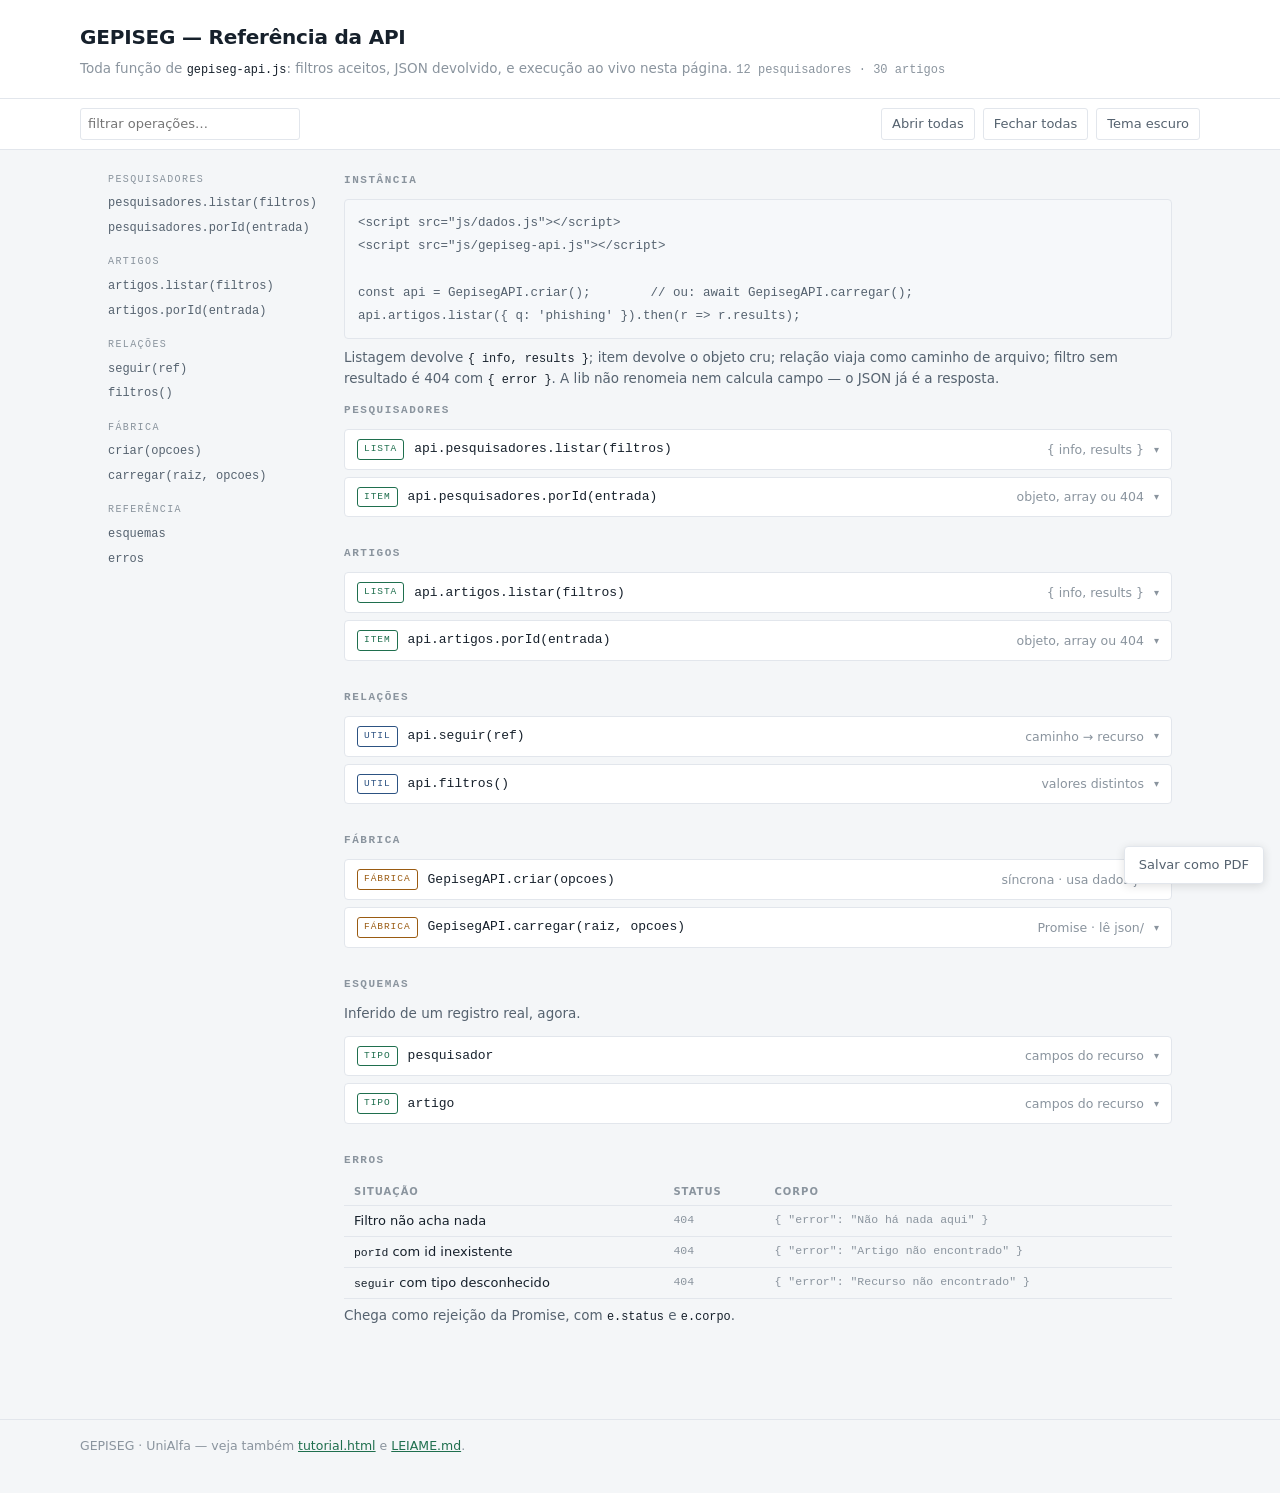
<file: documentacao-api.html>
<!doctype html>
<html lang="pt-BR">
<head>
<meta charset="utf-8">
<meta name="viewport" content="width=device-width, initial-scale=1">
<title>GEPISEG — Referência da API</title>
<style>
  /* Tema claro é o padrão. O escuro entra de duas formas: pela preferência do
     sistema, ou pelo botão — que grava `data-tema` no <html> e vence o sistema
     nas duas direções. */
  :root {
    --tinta:    #16202b;
    --tinta-2:  #55626f;
    --tinta-3:  #8a949e;
    --papel:    #ffffff;
    --fundo:    #f4f6f8;
    --linha:    #e2e6ec;
    --destaque: #1f6f4e;
    --azul:     #2c5282;
    --alerta:   #9a5b12;
    --erro:     #a32b2b;
    --codigo:   #f6f8fa;
    --mono: ui-monospace, "Cascadia Code", Consolas, monospace;
  }

  @media (prefers-color-scheme: dark) {
    :root:not([data-tema="claro"]) {
      --tinta:    #e4e9ee;
      --tinta-2:  #a8b3be;
      --tinta-3:  #78838f;
      --papel:    #151b22;
      --fundo:    #0e1318;
      --linha:    #262f39;
      --destaque: #4bb98a;
      --azul:     #6ba3e0;
      --alerta:   #d79b4a;
      --erro:     #e06a6a;
      --codigo:   #1b2229;
    }
  }

  :root[data-tema="escuro"] {
    --tinta:    #e4e9ee;
    --tinta-2:  #a8b3be;
    --tinta-3:  #78838f;
    --papel:    #151b22;
    --fundo:    #0e1318;
    --linha:    #262f39;
    --destaque: #4bb98a;
    --azul:     #6ba3e0;
    --alerta:   #d79b4a;
    --erro:     #e06a6a;
    --codigo:   #1b2229;
  }

  * { box-sizing: border-box; }

  body {
    margin: 0;
    background: var(--fundo);
    color: var(--tinta);
    font: 15px/1.55 system-ui, -apple-system, "Segoe UI", sans-serif;
    -webkit-font-smoothing: antialiased;
  }

  a { color: var(--destaque); }

  /* ---------- topo ---------- */

  header.capa {
    border-bottom: 1px solid var(--linha);
    background: var(--papel);
    padding: 22px 28px 18px;
  }
  .dentro { max-width: 1120px; margin: 0 auto; }
  header.capa h1 { margin: 0; font-size: 20px; letter-spacing: -.01em; }
  header.capa p {
    margin: 5px 0 0;
    color: var(--tinta-3);
    font-size: 13.5px;
  }
  header.capa .versao { font-family: var(--mono); font-size: 12px; }

  .barra {
    position: sticky;
    top: 0;
    z-index: 20;
    background: var(--papel);
    border-bottom: 1px solid var(--linha);
    padding: 9px 28px;
  }
  .barra .dentro { display: flex; flex-wrap: wrap; gap: 8px; align-items: center; }
  .barra .espaco { flex: 1; }

  input, select, button { font: inherit; font-size: 13px; color: var(--tinta); }
  input[type="text"], input[type="search"], input[type="number"],
  input[type="date"], select {
    background: var(--papel);
    border: 1px solid var(--linha);
    border-radius: 3px;
    padding: 5px 7px;
    max-width: 100%;
  }
  input[type="search"] { min-width: 220px; }
  input:focus, select:focus, button:focus-visible {
    outline: 2px solid var(--destaque);
    outline-offset: 1px;
  }

  button.acao {
    background: var(--destaque);
    color: #fff;
    border: 0;
    border-radius: 3px;
    padding: 6px 14px;
    cursor: pointer;
  }
  :root[data-tema="escuro"] button.acao { color: #0e1318; font-weight: 600; }
  @media (prefers-color-scheme: dark) {
    :root:not([data-tema="claro"]) button.acao { color: #0e1318; font-weight: 600; }
  }
  button.suave {
    background: transparent;
    color: var(--tinta-2);
    border: 1px solid var(--linha);
    border-radius: 3px;
    padding: 5px 10px;
    cursor: pointer;
  }
  button.suave:hover { background: var(--codigo); color: var(--tinta); }

  /* ---------- layout ---------- */

  .pagina {
    max-width: 1120px;
    margin: 0 auto;
    padding: 22px 28px 80px;
    display: grid;
    grid-template-columns: 210px 1fr;
    gap: 26px;
    align-items: start;
  }

  nav.indice { position: sticky; top: 54px; font-size: 13px; }
  nav.indice .grupo {
    font-family: var(--mono);
    font-size: 10px;
    letter-spacing: .14em;
    text-transform: uppercase;
    color: var(--tinta-3);
    padding: 14px 0 4px;
  }
  nav.indice .grupo:first-child { padding-top: 0; }
  nav.indice a {
    display: block;
    padding: 3px 0;
    color: var(--tinta-2);
    text-decoration: none;
    font-family: var(--mono);
    font-size: 12px;
  }
  nav.indice a:hover { color: var(--destaque); }

  main { min-width: 0; }

  h2.secao {
    font-family: var(--mono);
    font-size: 11px;
    letter-spacing: .14em;
    text-transform: uppercase;
    color: var(--tinta-3);
    font-weight: 600;
    margin: 28px 0 10px;
  }
  h2.secao:first-child { margin-top: 0; }

  p.intro { color: var(--tinta-2); font-size: 13.5px; margin: 6px 0 12px; max-width: 76em; }

  code {
    font-family: var(--mono);
    font-size: .88em;
    color: var(--tinta);
  }

  pre {
    background: var(--codigo);
    border: 1px solid var(--linha);
    border-radius: 4px;
    padding: 11px 13px;
    overflow-x: auto;
    margin: 8px 0;
  }
  pre code { font-size: 12.5px; line-height: 1.5; color: var(--tinta-2); }

  /* ---------- cartão de operação ---------- */

  .op {
    background: var(--papel);
    border: 1px solid var(--linha);
    border-radius: 4px;
    margin: 7px 0;
  }
  .op > .cabeca {
    display: flex;
    align-items: center;
    gap: 10px;
    padding: 9px 12px;
    cursor: pointer;
  }
  .op > .cabeca:hover { background: var(--codigo); }
  .op.aberta > .cabeca { border-bottom: 1px solid var(--linha); }

  .pill {
    font-family: var(--mono);
    font-size: 9.5px;
    letter-spacing: .1em;
    text-transform: uppercase;
    color: var(--destaque);
    border: 1px solid var(--destaque);
    border-radius: 3px;
    padding: 2px 6px;
    flex: none;
  }
  .op.util .pill { color: var(--azul); border-color: var(--azul); }
  .op.fabrica .pill { color: var(--alerta); border-color: var(--alerta); }

  .op .assinatura { font-family: var(--mono); font-size: 13px; overflow-wrap: anywhere; }
  .op .resumo { color: var(--tinta-3); font-size: 12.5px; flex: 1; text-align: right; }
  .op .seta { color: var(--tinta-3); font-size: 10px; flex: none; }
  .op.aberta .seta { transform: rotate(180deg); }

  .op > .corpo { display: none; padding: 14px 12px 16px; }
  .op.aberta > .corpo { display: block; }

  h4.rotulo {
    font-family: var(--mono);
    font-size: 10px;
    letter-spacing: .14em;
    text-transform: uppercase;
    color: var(--tinta-3);
    margin: 16px 0 7px;
  }
  h4.rotulo:first-child { margin-top: 0; }

  /* ---------- parâmetros ---------- */

  .params { display: grid; gap: 10px 16px; grid-template-columns: repeat(auto-fit, minmax(200px, 1fr)); }
  .campo label.nome {
    display: block;
    font-family: var(--mono);
    font-size: 12px;
    margin-bottom: 3px;
  }
  .campo label.nome .tipo { color: var(--tinta-3); font-size: 10.5px; }
  .campo input, .campo select { width: 100%; }
  .campo .ajuda { font-size: 11.5px; color: var(--tinta-3); margin-top: 2px; }

  .botoes { display: flex; flex-wrap: wrap; gap: 6px; margin-top: 14px; }

  /* ---------- resposta ---------- */

  .resposta { border: 1px solid var(--linha); border-radius: 4px; overflow: hidden; }
  .resposta .topo {
    background: var(--codigo);
    border-bottom: 1px solid var(--linha);
    padding: 6px 10px;
    font-family: var(--mono);
    font-size: 11px;
    display: flex;
    flex-wrap: wrap;
    gap: 6px 12px;
    align-items: center;
    color: var(--tinta-3);
  }
  .status {
    border: 1px solid var(--destaque);
    color: var(--destaque);
    border-radius: 3px;
    padding: 1px 7px;
  }
  .status.ruim { border-color: var(--erro); color: var(--erro); }
  .status.neutro { border-color: var(--linha); color: var(--tinta-3); }
  .resposta .json {
    margin: 0;
    padding: 11px 13px;
    font-family: var(--mono);
    font-size: 12px;
    line-height: 1.5;
    white-space: pre;
    overflow: auto;
    max-height: 340px;
    color: var(--tinta-2);
    background: var(--papel);
  }
  .resposta .json.alto { max-height: none; }

  /* ---------- tabelas ---------- */

  .rolar { overflow-x: auto; }
  table { border-collapse: collapse; width: 100%; font-size: 13px; min-width: 420px; }
  th, td { text-align: left; padding: 5px 10px; border-bottom: 1px solid var(--linha); vertical-align: top; }
  th {
    font-size: 10px;
    letter-spacing: .1em;
    text-transform: uppercase;
    color: var(--tinta-3);
    font-weight: 600;
  }
  td.v { color: var(--tinta-3); font-family: var(--mono); font-size: 11.5px; }

  footer.rodape {
    border-top: 1px solid var(--linha);
    padding: 16px 28px 40px;
    font-size: 12.5px;
    color: var(--tinta-3);
  }

  .escondido { display: none !important; }

  @media (max-width: 860px) {
    .pagina { grid-template-columns: 1fr; padding: 18px 14px 60px; }
    nav.indice { position: static; }
    header.capa, .barra, footer.rodape { padding-left: 14px; padding-right: 14px; }
    .op .resumo { display: none; }
  }

  /* ---------- impressão / PDF ---------- */

  @media print {
    @page { margin: 12mm; }
    :root { --papel: #fff; --fundo: #fff; --tinta: #16202b; --tinta-2: #4a5765; --linha: #d5dbe2; --codigo: #f6f8fa; }
    body { background: #fff; font-size: 10pt; }
    .barra, nav.indice, .botoes, .flutuante { display: none !important; }
    .pagina { display: block; padding: 14px 0 0; }
    .op { page-break-inside: avoid; }
    .op > .corpo { display: block !important; }
    .op .seta { display: none; }
    .resposta .json { max-height: none; }
    pre, table { page-break-inside: avoid; }
  }

  .flutuante {
    position: fixed;
    right: 16px;
    bottom: 16px;
    z-index: 30;
  }
  .flutuante button {
    background: var(--papel);
    border: 1px solid var(--linha);
    color: var(--tinta-2);
    border-radius: 4px;
    padding: 8px 14px;
    font-size: 13px;
    cursor: pointer;
    box-shadow: 0 2px 10px rgba(0,0,0,.12);
  }
</style>
</head>
<body>

<header class="capa">
  <div class="dentro">
    <h1>GEPISEG — Referência da API</h1>
    <p>
      Toda função de <code>gepiseg-api.js</code>: filtros aceitos, JSON devolvido,
      e execução ao vivo nesta página. <span class="versao" id="versao">—</span>
    </p>
  </div>
</header>

<div class="barra">
  <div class="dentro">
    <input type="search" id="buscaOp" placeholder="filtrar operações…" autocomplete="off">
    <span class="espaco"></span>
    <button class="suave" id="abrirTudo">Abrir todas</button>
    <button class="suave" id="fecharTudo">Fechar todas</button>
    <button class="suave" id="btnTema" title="Alternar tema">Tema escuro</button>
  </div>
</div>

<div class="pagina">
  <nav class="indice" id="indice"></nav>

  <main>
    <h2 class="secao">Instância</h2>
<pre><code>&lt;script src="js/dados.js"&gt;&lt;/script&gt;
&lt;script src="js/gepiseg-api.js"&gt;&lt;/script&gt;

const api = GepisegAPI.criar();        // ou: await GepisegAPI.carregar();
api.artigos.listar({ q: 'phishing' }).then(r =&gt; r.results);</code></pre>
    <p class="intro">
      Listagem devolve <code>{ info, results }</code>; item devolve o objeto cru;
      relação viaja como caminho de arquivo; filtro sem resultado é 404 com
      <code>{ error }</code>. A lib não renomeia nem calcula campo — o JSON já é a resposta.
    </p>

    <div id="ops"></div>

    <h2 class="secao" id="s-esquemas">Esquemas</h2>
    <p class="intro">Inferido de um registro real, agora.</p>
    <div class="op" id="esq-pesquisador">
      <div class="cabeca"><span class="pill">tipo</span><span class="assinatura">pesquisador</span><span class="resumo">campos do recurso</span><span class="seta">▾</span></div>
      <div class="corpo"><div class="rolar" id="esquemaPesquisador"></div></div>
    </div>
    <div class="op" id="esq-artigo">
      <div class="cabeca"><span class="pill">tipo</span><span class="assinatura">artigo</span><span class="resumo">campos do recurso</span><span class="seta">▾</span></div>
      <div class="corpo"><div class="rolar" id="esquemaArtigo"></div></div>
    </div>

    <h2 class="secao" id="s-erros">Erros</h2>
    <div class="rolar">
      <table>
        <thead><tr><th>Situação</th><th>Status</th><th>Corpo</th></tr></thead>
        <tbody>
          <tr><td>Filtro não acha nada</td><td class="v">404</td><td class="v">{ "error": "Não há nada aqui" }</td></tr>
          <tr><td><code>porId</code> com id inexistente</td><td class="v">404</td><td class="v">{ "error": "Artigo não encontrado" }</td></tr>
          <tr><td><code>seguir</code> com tipo desconhecido</td><td class="v">404</td><td class="v">{ "error": "Recurso não encontrado" }</td></tr>
        </tbody>
      </table>
    </div>
    <p class="intro">Chega como rejeição da Promise, com <code>e.status</code> e <code>e.corpo</code>.</p>
  </main>
</div>

<footer class="rodape">
  <div class="dentro">
    GEPISEG · UniAlfa — veja também <a href="tutorial.html">tutorial.html</a> e <a href="LEIAME.md">LEIAME.md</a>.
  </div>
</footer>

<div class="flutuante">
  <button id="btnPdf">Salvar como PDF</button>
</div>

<script>
/* Gerado por gerar.mjs — nao edite a mao. */
window.GEPISEG_DADOS = {
  pesquisadores: [{"id":1,"nome":"Ana Clara Figueiredo","titulacao":"Doutora","cargo":"Professora Adjunta","instituicao":"UniAlfa","unidade":"Grupo de Estudo e Pesquisa em Segurança da Informação (GEPISEG)","areas":["Segurança de Aplicações","DevSecOps"],"linhaPesquisa":"Automação de controles de segurança em esteiras de entrega contínua","bio":"Pesquisa como mover verificação de segurança para dentro do fluxo de desenvolvimento sem transformar o pipeline em gargalo. Coordena o eixo de segurança de aplicações do GEPISEG desde 2021.","email":"ana.clara@unialfa.edu.br","fotoSeed":"ana-clara-figueiredo","imagem":"https://api.dicebear.com/9.x/notionists/svg?seed=ana-clara-figueiredo&backgroundColor=2F6F4E&radius=50","iniciais":"AF","cor":"#2F6F4E","ingresso":"2018-03-01","ativo":true,"metricas":{"totalArtigos":7,"totalCitacoes":189,"indiceH":5,"comoAutorPrincipal":5,"primeiroAno":2023,"ultimoAno":2026},"artigos":[{"titulo":"Verificação de dependências em esteiras de entrega contínua: custo e cobertura","url":"json/artigo/1.json"},{"titulo":"SSRF em arquiteturas de microsserviços: do acesso interno ao roubo de credencial","url":"json/artigo/2.json"},{"titulo":"Escalonamento de privilégio por confusão de identidade em APIs REST","url":"json/artigo/8.json"},{"titulo":"Falsos positivos em análise estática: medindo o custo de atenção da equipe","url":"json/artigo/19.json"},{"titulo":"Segredos em repositório: detecção, rotação e o que fazer com o histórico","url":"json/artigo/25.json"},{"titulo":"Modelagem de ameaça leve para equipes pequenas","url":"json/artigo/26.json"},{"titulo":"Limitação de requisições em ambientes serverless: o contador que não é compartilhado","url":"json/artigo/27.json"}],"url":"json/pesquisador/1.json","created":"2018-06-12T12:30:00.000Z"},{"id":2,"nome":"Bruno Tavares Lemos","titulacao":"Doutor","cargo":"Professor Associado","instituicao":"UniAlfa","unidade":"Grupo de Estudo e Pesquisa em Segurança da Informação (GEPISEG)","areas":["Criptografia Aplicada","Protocolos Seguros"],"linhaPesquisa":"Implementações de criptografia resistentes a canal lateral em dispositivos restritos","bio":"Trabalha com a distância entre a criptografia que se prova no papel e a que roda em hardware barato. Orienta o subgrupo de criptografia aplicada.","email":"bruno.tavares@unialfa.edu.br","fotoSeed":"bruno-tavares-lemos","imagem":"https://api.dicebear.com/9.x/notionists/svg?seed=bruno-tavares-lemos&backgroundColor=8C4A2F&radius=50","iniciais":"BL","cor":"#8C4A2F","ingresso":"2019-03-01","ativo":true,"metricas":{"totalArtigos":4,"totalCitacoes":121,"indiceH":4,"comoAutorPrincipal":2,"primeiroAno":2024,"ultimoAno":2026},"artigos":[{"titulo":"Implementações de AES em microcontroladores: análise de consumo e canal lateral","url":"json/artigo/3.json"},{"titulo":"Troca de chaves pós-quântica em dispositivos restritos: viabilidade prática","url":"json/artigo/4.json"},{"titulo":"Identificação de funções criptográficas em binários sem símbolos","url":"json/artigo/23.json"},{"titulo":"Recuperação de chave a partir de despejo de memória em aplicações móveis","url":"json/artigo/30.json"}],"url":"json/pesquisador/2.json","created":"2019-11-23T12:30:00.000Z"},{"id":3,"nome":"Carolina Prado Nunes","titulacao":"Mestra","cargo":"Pesquisadora","instituicao":"UniAlfa","unidade":"Grupo de Estudo e Pesquisa em Segurança da Informação (GEPISEG)","areas":["Segurança em IoT","Redes"],"linhaPesquisa":"Superfície de ataque de dispositivos domésticos conectados","bio":"Mapeia o que dispositivos de consumo expõem na rede local quando ninguém está olhando. Mantém o laboratório de IoT do grupo.","email":"carolina.prado@unialfa.edu.br","fotoSeed":"carolina-prado-nunes","imagem":"https://api.dicebear.com/9.x/notionists/svg?seed=carolina-prado-nunes&backgroundColor=2C5282&radius=50","iniciais":"CN","cor":"#2C5282","ingresso":"2020-03-01","ativo":true,"metricas":{"totalArtigos":5,"totalCitacoes":103,"indiceH":4,"comoAutorPrincipal":3,"primeiroAno":2023,"ultimoAno":2026},"artigos":[{"titulo":"Troca de chaves pós-quântica em dispositivos restritos: viabilidade prática","url":"json/artigo/4.json"},{"titulo":"O que sua lâmpada conta sobre você: inferência de rotina a partir de tráfego doméstico","url":"json/artigo/5.json"},{"titulo":"Autenticação padrão de fábrica em dispositivos de consumo: levantamento em 120 modelos","url":"json/artigo/6.json"},{"titulo":"Limitação de requisições em ambientes serverless: o contador que não é compartilhado","url":"json/artigo/27.json"},{"titulo":"Segmentação de rede doméstica como mitigação para dispositivos não confiáveis","url":"json/artigo/28.json"}],"url":"json/pesquisador/3.json","created":"2020-04-07T12:30:00.000Z"},{"id":4,"nome":"Diego Albuquerque Rosa","titulacao":"Mestre","cargo":"Pesquisador","instituicao":"UniAlfa","unidade":"Grupo de Estudo e Pesquisa em Segurança da Informação (GEPISEG)","areas":["Teste de Intrusão","Red Team"],"linhaPesquisa":"Metodologias de teste de intrusão em aplicações web corporativas","bio":"Atua na ponte entre a academia e a operação: traz de engajamentos reais os padrões de falha que viram objeto de estudo no grupo.","email":"diego.albuquerque@unialfa.edu.br","fotoSeed":"diego-albuquerque-rosa","imagem":"https://api.dicebear.com/9.x/notionists/svg?seed=diego-albuquerque-rosa&backgroundColor=6B4E9B&radius=50","iniciais":"DR","cor":"#6B4E9B","ingresso":"2021-03-01","ativo":true,"metricas":{"totalArtigos":3,"totalCitacoes":107,"indiceH":3,"comoAutorPrincipal":2,"primeiroAno":2024,"ultimoAno":2025},"artigos":[{"titulo":"SSRF em arquiteturas de microsserviços: do acesso interno ao roubo de credencial","url":"json/artigo/2.json"},{"titulo":"Padrões recorrentes de falha em testes de intrusão: análise de 60 engajamentos","url":"json/artigo/7.json"},{"titulo":"Escalonamento de privilégio por confusão de identidade em APIs REST","url":"json/artigo/8.json"}],"url":"json/pesquisador/4.json","created":"2021-09-18T12:30:00.000Z"},{"id":5,"nome":"Eduarda Mattos Vieira","titulacao":"Doutora","cargo":"Professora Adjunta","instituicao":"UniAlfa","unidade":"Grupo de Estudo e Pesquisa em Segurança da Informação (GEPISEG)","areas":["Privacidade","LGPD","Governança"],"linhaPesquisa":"Operacionalização de requisitos legais de privacidade em sistemas de informação","bio":"Pesquisa o que acontece quando uma exigência jurídica precisa virar coluna de banco e rotina de expurgo. Formação em Direito e em Computação.","email":"eduarda.mattos@unialfa.edu.br","fotoSeed":"eduarda-mattos-vieira","imagem":"https://api.dicebear.com/9.x/notionists/svg?seed=eduarda-mattos-vieira&backgroundColor=A6761D&radius=50","iniciais":"EV","cor":"#A6761D","ingresso":"2022-03-01","ativo":true,"metricas":{"totalArtigos":5,"totalCitacoes":156,"indiceH":5,"comoAutorPrincipal":3,"primeiroAno":2023,"ultimoAno":2026},"artigos":[{"titulo":"O que sua lâmpada conta sobre você: inferência de rotina a partir de tráfego doméstico","url":"json/artigo/5.json"},{"titulo":"Direito ao esquecimento em sistemas com replicação: o apagamento que não apaga","url":"json/artigo/9.json"},{"titulo":"Relatório de impacto à proteção de dados como artefato de engenharia","url":"json/artigo/10.json"},{"titulo":"Modelagem de ameaça leve para equipes pequenas","url":"json/artigo/26.json"},{"titulo":"Avaliação de maturidade em segurança: o que o número esconde","url":"json/artigo/29.json"}],"url":"json/pesquisador/5.json","created":"2022-02-02T12:30:00.000Z"},{"id":6,"nome":"Felipe Nogueira Castro","titulacao":"Especialista","cargo":"Pesquisador Associado","instituicao":"UniAlfa","unidade":"Grupo de Estudo e Pesquisa em Segurança da Informação (GEPISEG)","areas":["Resposta a Incidentes","SOC"],"linhaPesquisa":"Detecção e resposta assistida por automação em centros de operação","bio":"Veio de sete anos de plantão em SOC. Estuda por que alertas corretos continuam sendo ignorados e o que a automação resolve de fato.","email":"felipe.nogueira@unialfa.edu.br","fotoSeed":"felipe-nogueira-castro","imagem":"https://api.dicebear.com/9.x/notionists/svg?seed=felipe-nogueira-castro&backgroundColor=1F6F72&radius=50","iniciais":"FC","cor":"#1F6F72","ingresso":"2023-03-01","ativo":true,"metricas":{"totalArtigos":4,"totalCitacoes":137,"indiceH":4,"comoAutorPrincipal":2,"primeiroAno":2023,"ultimoAno":2025},"artigos":[{"titulo":"Tempo de permanência do atacante: medição em ambientes monitorados","url":"json/artigo/11.json"},{"titulo":"Fadiga de alerta em centros de operação: causas e intervenções","url":"json/artigo/12.json"},{"titulo":"Pretexto e autoridade: por que o pedido urgente funciona","url":"json/artigo/18.json"},{"titulo":"Rotulagem de incidentes para treinamento supervisionado: o gargalo que ninguém publica","url":"json/artigo/22.json"}],"url":"json/pesquisador/6.json","created":"2023-07-13T12:30:00.000Z"},{"id":7,"nome":"Gabriela Souza Andrade","titulacao":"Doutora","cargo":"Professora Titular","instituicao":"UniAlfa","unidade":"Grupo de Estudo e Pesquisa em Segurança da Informação (GEPISEG)","areas":["Forense Digital","Perícia"],"linhaPesquisa":"Cadeia de custódia e integridade de evidência em ambientes de nuvem","bio":"Perita com atuação em casos de fraude eletrônica. Pesquisa como preservar evidência em infraestrutura que não pertence a quem investiga.","email":"gabriela.souza@unialfa.edu.br","fotoSeed":"gabriela-souza-andrade","imagem":"https://api.dicebear.com/9.x/notionists/svg?seed=gabriela-souza-andrade&backgroundColor=9B3B5A&radius=50","iniciais":"GA","cor":"#9B3B5A","ingresso":"2024-03-01","ativo":true,"metricas":{"totalArtigos":3,"totalCitacoes":74,"indiceH":3,"comoAutorPrincipal":3,"primeiroAno":2024,"ultimoAno":2026},"artigos":[{"titulo":"Cadeia de custódia em nuvem: preservação de evidência sem controle da infraestrutura","url":"json/artigo/13.json"},{"titulo":"Artefatos voláteis em contêineres: o que sobra depois que o processo morre","url":"json/artigo/14.json"},{"titulo":"Recuperação de chave a partir de despejo de memória em aplicações móveis","url":"json/artigo/30.json"}],"url":"json/pesquisador/7.json","created":"2024-12-24T12:30:00.000Z"},{"id":8,"nome":"Henrique Barros Pacheco","titulacao":"Mestre","cargo":"Pesquisador","instituicao":"UniAlfa","unidade":"Grupo de Estudo e Pesquisa em Segurança da Informação (GEPISEG)","areas":["Segurança em Nuvem","Infraestrutura"],"linhaPesquisa":"Configuração indevida como vetor primário de incidente em provedores públicos","bio":"Estuda o incidente que não precisa de exploit: o bucket aberto, a chave vazada, a permissão larga demais que ninguém revisou.","email":"henrique.barros@unialfa.edu.br","fotoSeed":"henrique-barros-pacheco","imagem":"https://api.dicebear.com/9.x/notionists/svg?seed=henrique-barros-pacheco&backgroundColor=4A5568&radius=50","iniciais":"HP","cor":"#4A5568","ingresso":"2018-03-01","ativo":true,"metricas":{"totalArtigos":6,"totalCitacoes":147,"indiceH":6,"comoAutorPrincipal":2,"primeiroAno":2024,"ultimoAno":2026},"artigos":[{"titulo":"Padrões recorrentes de falha em testes de intrusão: análise de 60 engajamentos","url":"json/artigo/7.json"},{"titulo":"Relatório de impacto à proteção de dados como artefato de engenharia","url":"json/artigo/10.json"},{"titulo":"Artefatos voláteis em contêineres: o que sobra depois que o processo morre","url":"json/artigo/14.json"},{"titulo":"Configuração indevida em provedores públicos: anatomia de 40 incidentes","url":"json/artigo/15.json"},{"titulo":"Permissões de longa duração e o custo invisível da conveniência","url":"json/artigo/16.json"},{"titulo":"Segredos em repositório: detecção, rotação e o que fazer com o histórico","url":"json/artigo/25.json"}],"url":"json/pesquisador/8.json","created":"2018-05-08T12:30:00.000Z"},{"id":9,"nome":"Isabela Correia Lima","titulacao":"Mestra","cargo":"Pesquisadora","instituicao":"UniAlfa","unidade":"Grupo de Estudo e Pesquisa em Segurança da Informação (GEPISEG)","areas":["Engenharia Social","Fator Humano"],"linhaPesquisa":"Eficácia de programas de conscientização em segurança da informação","bio":"Pesquisa por que treinamento de phishing melhora o número do relatório e não melhora o comportamento. Formação em Psicologia e em Segurança.","email":"isabela.correia@unialfa.edu.br","fotoSeed":"isabela-correia-lima","imagem":"https://api.dicebear.com/9.x/notionists/svg?seed=isabela-correia-lima&backgroundColor=2F6F4E&radius=50","iniciais":"IL","cor":"#2F6F4E","ingresso":"2019-03-01","ativo":true,"metricas":{"totalArtigos":4,"totalCitacoes":140,"indiceH":4,"comoAutorPrincipal":2,"primeiroAno":2023,"ultimoAno":2026},"artigos":[{"titulo":"Fadiga de alerta em centros de operação: causas e intervenções","url":"json/artigo/12.json"},{"titulo":"Simulações de phishing medem o quê? Uma crítica metodológica","url":"json/artigo/17.json"},{"titulo":"Pretexto e autoridade: por que o pedido urgente funciona","url":"json/artigo/18.json"},{"titulo":"Avaliação de maturidade em segurança: o que o número esconde","url":"json/artigo/29.json"}],"url":"json/pesquisador/9.json","created":"2019-10-19T12:30:00.000Z"},{"id":10,"nome":"João Pedro Rezende","titulacao":"Graduando","cargo":"Bolsista de Iniciação Científica","instituicao":"UniAlfa","unidade":"Grupo de Estudo e Pesquisa em Segurança da Informação (GEPISEG)","areas":["Segurança de Aplicações","Análise Estática"],"linhaPesquisa":"Falsos positivos em ferramentas de análise estática de código","bio":"Bolsista desde 2024. Investiga o custo real de uma ferramenta que acusa muito e acerta pouco.","email":"joao.pedro@unialfa.edu.br","fotoSeed":"joao-pedro-rezende","imagem":"https://api.dicebear.com/9.x/notionists/svg?seed=joao-pedro-rezende&backgroundColor=8C4A2F&radius=50","iniciais":"JR","cor":"#8C4A2F","ingresso":"2020-03-01","ativo":true,"metricas":{"totalArtigos":3,"totalCitacoes":38,"indiceH":3,"comoAutorPrincipal":2,"primeiroAno":2025,"ultimoAno":2026},"artigos":[{"titulo":"Verificação de dependências em esteiras de entrega contínua: custo e cobertura","url":"json/artigo/1.json"},{"titulo":"Falsos positivos em análise estática: medindo o custo de atenção da equipe","url":"json/artigo/19.json"},{"titulo":"Regras customizadas de análise estática derivadas de incidentes internos","url":"json/artigo/20.json"}],"url":"json/pesquisador/10.json","created":"2020-03-03T12:30:00.000Z"},{"id":11,"nome":"Larissa Monteiro Dias","titulacao":"Doutora","cargo":"Professora Adjunta","instituicao":"UniAlfa","unidade":"Grupo de Estudo e Pesquisa em Segurança da Informação (GEPISEG)","areas":["Aprendizado de Máquina","Detecção de Anomalias"],"linhaPesquisa":"Modelos de detecção de anomalia em tráfego de rede corporativa","bio":"Trabalha com o problema mais chato da área: detector que funciona no conjunto de teste e desaba em produção.","email":"larissa.monteiro@unialfa.edu.br","fotoSeed":"larissa-monteiro-dias","imagem":"https://api.dicebear.com/9.x/notionists/svg?seed=larissa-monteiro-dias&backgroundColor=2C5282&radius=50","iniciais":"LD","cor":"#2C5282","ingresso":"2021-03-01","ativo":true,"metricas":{"totalArtigos":3,"totalCitacoes":82,"indiceH":3,"comoAutorPrincipal":2,"primeiroAno":2024,"ultimoAno":2025},"artigos":[{"titulo":"Tempo de permanência do atacante: medição em ambientes monitorados","url":"json/artigo/11.json"},{"titulo":"Detecção de anomalia em tráfego corporativo: por que o modelo desaba em produção","url":"json/artigo/21.json"},{"titulo":"Rotulagem de incidentes para treinamento supervisionado: o gargalo que ninguém publica","url":"json/artigo/22.json"}],"url":"json/pesquisador/11.json","created":"2021-08-14T12:30:00.000Z"},{"id":12,"nome":"Marcos Vinícius Ferraz","titulacao":"Doutor","cargo":"Professor Associado","instituicao":"UniAlfa","unidade":"Grupo de Estudo e Pesquisa em Segurança da Informação (GEPISEG)","areas":["Segurança Ofensiva","Engenharia Reversa"],"linhaPesquisa":"Análise de binários e identificação de vulnerabilidades em software proprietário","bio":"Pesquisa o que dá para descobrir sobre um programa sem ter o código dele. Coordena o laboratório de engenharia reversa.","email":"marcos.vinicius@unialfa.edu.br","fotoSeed":"marcos-vinicius-ferraz","imagem":"https://api.dicebear.com/9.x/notionists/svg?seed=marcos-vinicius-ferraz&backgroundColor=6B4E9B&radius=50","iniciais":"MF","cor":"#6B4E9B","ingresso":"2022-03-01","ativo":true,"metricas":{"totalArtigos":4,"totalCitacoes":137,"indiceH":4,"comoAutorPrincipal":2,"primeiroAno":2023,"ultimoAno":2025},"artigos":[{"titulo":"Permissões de longa duração e o custo invisível da conveniência","url":"json/artigo/16.json"},{"titulo":"Identificação de funções criptográficas em binários sem símbolos","url":"json/artigo/23.json"},{"titulo":"Ofuscação e seu efeito prático sobre o tempo de análise","url":"json/artigo/24.json"},{"titulo":"Segmentação de rede doméstica como mitigação para dispositivos não confiáveis","url":"json/artigo/28.json"}],"url":"json/pesquisador/12.json","created":"2022-01-25T12:30:00.000Z"}],
  artigos: [{"id":1,"titulo":"Verificação de dependências em esteiras de entrega contínua: custo e cobertura","resumo":"Avaliamos o impacto de inserir verificação de dependências em quatro esteiras de entrega contínua reais, medindo tempo adicionado por execução e proporção de alertas acionáveis. O ganho de cobertura concentra-se nas primeiras verificações, enquanto o custo de tempo cresce de forma linear.","conteudo":"## Resumo\nAvaliamos o impacto de inserir verificação de dependências em quatro esteiras de entrega contínua reais, medindo tempo adicionado por execução e proporção de alertas acionáveis. O ganho de cobertura concentra-se nas primeiras verificações, enquanto o custo de tempo cresce de forma linear.\n\n## Introdução\nEste trabalho integra a linha de pesquisa em DevSecOps do GEPISEG. A investigação partiu de uma lacuna observada na prática: resultados publicados nesta frente raramente reportam o custo de adoção, o que dificulta a decisão de quem precisa aplicá-los.\n\n## Metodologia\nA coleta foi conduzida por Ana Clara Figueiredo, João Pedro Rezende entre 2024 e 2025. Os dados foram tratados de modo a permitir replicação, e os limites do procedimento estão declarados junto aos resultados em vez de omitidos.\n\n## Resultados e discussão\nOs achados reforçam que, nesta frente, o fator limitante costuma ser operacional e não técnico. As tabelas e o tratamento estatístico completo acompanham a publicação no veículo de origem.\n\n## Considerações finais\nO trabalho abre continuidade em duas direções: ampliar a amostra e avaliar a persistência do efeito ao longo do tempo.","tipo":"artigo_evento","assunto":"Segurança da Informação","tema":"DevSecOps","palavrasChave":["DevSecOps","cadeia de suprimentos","dependências","CI/CD"],"idioma":"pt-BR","dataLancamento":"2025-08-14","ano":2025,"veiculo":"Simpósio Brasileiro em Segurança da Informação e de Sistemas Computacionais","paginas":"11-22","citacoes":23,"status":"publicado","fotoSeed":"gepiseg-devsecops-1","imagem":"https://picsum.photos/seed/gepiseg-devsecops-1/640/360","capa":{"cor":"#6B4E9B","iniciais":"DE"},"autorPrincipal":{"nome":"Ana Clara Figueiredo","url":"json/pesquisador/1.json"},"autores":[{"nome":"Ana Clara Figueiredo","url":"json/pesquisador/1.json"},{"nome":"João Pedro Rezende","url":"json/pesquisador/10.json"}],"pesquisadores":["json/pesquisador/1.json","json/pesquisador/10.json"],"url":"json/artigo/1.json","created":"2025-06-12T12:30:00.000Z"},{"id":2,"titulo":"SSRF em arquiteturas de microsserviços: do acesso interno ao roubo de credencial","resumo":"Descrevemos como falhas de Server-Side Request Forgery deixam de ser um problema de acesso interno e passam a ser comprometimento de infraestrutura quando o serviço roda em nuvem com serviço de metadados acessível. Propomos um conjunto de controles de saída aplicável sem alteração de código de aplicação.","conteudo":"## Resumo\nDescrevemos como falhas de Server-Side Request Forgery deixam de ser um problema de acesso interno e passam a ser comprometimento de infraestrutura quando o serviço roda em nuvem com serviço de metadados acessível. Propomos um conjunto de controles de saída aplicável sem alteração de código de aplicação.\n\n## Introdução\nEste trabalho integra a linha de pesquisa em Segurança de Aplicações do GEPISEG. A investigação partiu de uma lacuna observada na prática: resultados publicados nesta frente raramente reportam o custo de adoção, o que dificulta a decisão de quem precisa aplicá-los.\n\n## Metodologia\nA coleta foi conduzida por Ana Clara Figueiredo, Diego Albuquerque Rosa entre 2024 e 2025. Os dados foram tratados de modo a permitir replicação, e os limites do procedimento estão declarados junto aos resultados em vez de omitidos.\n\n## Resultados e discussão\nOs achados reforçam que, nesta frente, o fator limitante costuma ser operacional e não técnico. As tabelas e o tratamento estatístico completo acompanham a publicação no veículo de origem.\n\n## Considerações finais\nO trabalho abre continuidade em duas direções: ampliar a amostra e avaliar a persistência do efeito ao longo do tempo.","tipo":"artigo_periodico","assunto":"Segurança da Informação","tema":"Segurança de Aplicações","palavrasChave":["SSRF","OWASP","microsserviços","metadados de instância"],"idioma":"pt-BR","dataLancamento":"2025-03-27","ano":2025,"veiculo":"Revista Brasileira de Segurança Computacional","paginas":"18-29","citacoes":41,"status":"publicado","fotoSeed":"gepiseg-seguranca-de-aplicacoes-2","imagem":"https://picsum.photos/seed/gepiseg-seguranca-de-aplicacoes-2/640/360","capa":{"cor":"#A6761D","iniciais":"SE"},"autorPrincipal":{"nome":"Ana Clara Figueiredo","url":"json/pesquisador/1.json"},"autores":[{"nome":"Ana Clara Figueiredo","url":"json/pesquisador/1.json"},{"nome":"Diego Albuquerque Rosa","url":"json/pesquisador/4.json"}],"pesquisadores":["json/pesquisador/1.json","json/pesquisador/4.json"],"url":"json/artigo/2.json","created":"2025-11-23T12:30:00.000Z"},{"id":3,"titulo":"Implementações de AES em microcontroladores: análise de consumo e canal lateral","resumo":"Comparamos cinco implementações de AES em microcontroladores de baixo custo quanto à resistência a análise diferencial de consumo. Implementações otimizadas para velocidade apresentaram vazamento mensurável em todas as plataformas testadas.","conteudo":"## Resumo\nComparamos cinco implementações de AES em microcontroladores de baixo custo quanto à resistência a análise diferencial de consumo. Implementações otimizadas para velocidade apresentaram vazamento mensurável em todas as plataformas testadas.\n\n## Introdução\nEste trabalho integra a linha de pesquisa em Criptografia Aplicada do GEPISEG. A investigação partiu de uma lacuna observada na prática: resultados publicados nesta frente raramente reportam o custo de adoção, o que dificulta a decisão de quem precisa aplicá-los.\n\n## Metodologia\nA coleta foi conduzida por Bruno Tavares Lemos entre 2023 e 2024. Os dados foram tratados de modo a permitir replicação, e os limites do procedimento estão declarados junto aos resultados em vez de omitidos.\n\n## Resultados e discussão\nOs achados reforçam que, nesta frente, o fator limitante costuma ser operacional e não técnico. As tabelas e o tratamento estatístico completo acompanham a publicação no veículo de origem.\n\n## Considerações finais\nO trabalho abre continuidade em duas direções: ampliar a amostra e avaliar a persistência do efeito ao longo do tempo.","tipo":"artigo_periodico","assunto":"Segurança da Informação","tema":"Criptografia Aplicada","palavrasChave":["AES","canal lateral","microcontrolador","consumo de energia"],"idioma":"pt-BR","dataLancamento":"2024-10-13","ano":2024,"veiculo":"Journal of Cryptographic Engineering","paginas":"25-36","citacoes":56,"status":"publicado","fotoSeed":"gepiseg-criptografia-aplicada-3","imagem":"https://picsum.photos/seed/gepiseg-criptografia-aplicada-3/640/360","capa":{"cor":"#1F6F72","iniciais":"CR"},"autorPrincipal":{"nome":"Bruno Tavares Lemos","url":"json/pesquisador/2.json"},"autores":[{"nome":"Bruno Tavares Lemos","url":"json/pesquisador/2.json"}],"pesquisadores":["json/pesquisador/2.json"],"url":"json/artigo/3.json","created":"2024-04-07T12:30:00.000Z"},{"id":4,"titulo":"Troca de chaves pós-quântica em dispositivos restritos: viabilidade prática","resumo":"Medimos tempo de execução, consumo de memória e energia de algoritmos de encapsulamento de chave pós-quânticos em três plataformas de IoT. O custo de memória, e não o de processamento, é o fator que inviabiliza a adoção nas plataformas mais restritas.","conteudo":"## Resumo\nMedimos tempo de execução, consumo de memória e energia de algoritmos de encapsulamento de chave pós-quânticos em três plataformas de IoT. O custo de memória, e não o de processamento, é o fator que inviabiliza a adoção nas plataformas mais restritas.\n\n## Introdução\nEste trabalho integra a linha de pesquisa em Criptografia Aplicada do GEPISEG. A investigação partiu de uma lacuna observada na prática: resultados publicados nesta frente raramente reportam o custo de adoção, o que dificulta a decisão de quem precisa aplicá-los.\n\n## Metodologia\nA coleta foi conduzida por Bruno Tavares Lemos, Carolina Prado Nunes entre 2025 e 2026. Os dados foram tratados de modo a permitir replicação, e os limites do procedimento estão declarados junto aos resultados em vez de omitidos.\n\n## Resultados e discussão\nOs achados reforçam que, nesta frente, o fator limitante costuma ser operacional e não técnico. As tabelas e o tratamento estatístico completo acompanham a publicação no veículo de origem.\n\n## Considerações finais\nO trabalho abre continuidade em duas direções: ampliar a amostra e avaliar a persistência do efeito ao longo do tempo.","tipo":"artigo_evento","assunto":"Segurança da Informação","tema":"Criptografia Aplicada","palavrasChave":["pós-quântico","Kyber","IoT","troca de chaves"],"idioma":"pt-BR","dataLancamento":"2026-05-26","ano":2026,"veiculo":"Workshop de Criptografia e Segurança Computacional","paginas":"32-43","citacoes":8,"status":"publicado","fotoSeed":"gepiseg-criptografia-aplicada-4","imagem":"https://picsum.photos/seed/gepiseg-criptografia-aplicada-4/640/360","capa":{"cor":"#9B3B5A","iniciais":"CR"},"autorPrincipal":{"nome":"Bruno Tavares Lemos","url":"json/pesquisador/2.json"},"autores":[{"nome":"Bruno Tavares Lemos","url":"json/pesquisador/2.json"},{"nome":"Carolina Prado Nunes","url":"json/pesquisador/3.json"}],"pesquisadores":["json/pesquisador/2.json","json/pesquisador/3.json"],"url":"json/artigo/4.json","created":"2026-09-18T12:30:00.000Z"},{"id":5,"titulo":"O que sua lâmpada conta sobre você: inferência de rotina a partir de tráfego doméstico","resumo":"Mostramos que o padrão temporal do tráfego de dispositivos domésticos conectados permite inferir horários de sono, ausência e número de ocupantes, mesmo com todo o conteúdo cifrado. A proteção do conteúdo não protege o metadado.","conteudo":"## Resumo\nMostramos que o padrão temporal do tráfego de dispositivos domésticos conectados permite inferir horários de sono, ausência e número de ocupantes, mesmo com todo o conteúdo cifrado. A proteção do conteúdo não protege o metadado.\n\n## Introdução\nEste trabalho integra a linha de pesquisa em Segurança em IoT do GEPISEG. A investigação partiu de uma lacuna observada na prática: resultados publicados nesta frente raramente reportam o custo de adoção, o que dificulta a decisão de quem precisa aplicá-los.\n\n## Metodologia\nA coleta foi conduzida por Carolina Prado Nunes, Eduarda Mattos Vieira entre 2024 e 2025. Os dados foram tratados de modo a permitir replicação, e os limites do procedimento estão declarados junto aos resultados em vez de omitidos.\n\n## Resultados e discussão\nOs achados reforçam que, nesta frente, o fator limitante costuma ser operacional e não técnico. As tabelas e o tratamento estatístico completo acompanham a publicação no veículo de origem.\n\n## Considerações finais\nO trabalho abre continuidade em duas direções: ampliar a amostra e avaliar a persistência do efeito ao longo do tempo.","tipo":"artigo_periodico","assunto":"Segurança da Informação","tema":"Segurança em IoT","palavrasChave":["IoT","privacidade","análise de tráfego","metadados"],"idioma":"pt-BR","dataLancamento":"2025-12-12","ano":2025,"veiculo":"Revista Brasileira de Segurança Computacional","paginas":"39-50","citacoes":34,"status":"publicado","fotoSeed":"gepiseg-seguranca-em-iot-5","imagem":"https://picsum.photos/seed/gepiseg-seguranca-em-iot-5/640/360","capa":{"cor":"#4A5568","iniciais":"SE"},"autorPrincipal":{"nome":"Carolina Prado Nunes","url":"json/pesquisador/3.json"},"autores":[{"nome":"Carolina Prado Nunes","url":"json/pesquisador/3.json"},{"nome":"Eduarda Mattos Vieira","url":"json/pesquisador/5.json"}],"pesquisadores":["json/pesquisador/3.json","json/pesquisador/5.json"],"url":"json/artigo/5.json","created":"2025-02-02T12:30:00.000Z"},{"id":6,"titulo":"Autenticação padrão de fábrica em dispositivos de consumo: levantamento em 120 modelos","resumo":"Levantamento das práticas de autenticação inicial em 120 modelos de dispositivos domésticos disponíveis no varejo brasileiro. Um terço ainda distribui credencial padrão idêntica entre unidades do mesmo modelo.","conteudo":"## Resumo\nLevantamento das práticas de autenticação inicial em 120 modelos de dispositivos domésticos disponíveis no varejo brasileiro. Um terço ainda distribui credencial padrão idêntica entre unidades do mesmo modelo.\n\n## Introdução\nEste trabalho integra a linha de pesquisa em Segurança em IoT do GEPISEG. A investigação partiu de uma lacuna observada na prática: resultados publicados nesta frente raramente reportam o custo de adoção, o que dificulta a decisão de quem precisa aplicá-los.\n\n## Metodologia\nA coleta foi conduzida por Carolina Prado Nunes entre 2023 e 2024. Os dados foram tratados de modo a permitir replicação, e os limites do procedimento estão declarados junto aos resultados em vez de omitidos.\n\n## Resultados e discussão\nOs achados reforçam que, nesta frente, o fator limitante costuma ser operacional e não técnico. As tabelas e o tratamento estatístico completo acompanham a publicação no veículo de origem.\n\n## Considerações finais\nO trabalho abre continuidade em duas direções: ampliar a amostra e avaliar a persistência do efeito ao longo do tempo.","tipo":"relatorio_tecnico","assunto":"Segurança da Informação","tema":"Segurança em IoT","palavrasChave":["IoT","credencial padrão","autenticação","levantamento"],"idioma":"pt-BR","dataLancamento":"2024-07-25","ano":2024,"veiculo":"Relatório Técnico GEPISEG","paginas":"46-57","citacoes":19,"status":"publicado","fotoSeed":"gepiseg-seguranca-em-iot-6","imagem":"https://picsum.photos/seed/gepiseg-seguranca-em-iot-6/640/360","capa":{"cor":"#2F6F4E","iniciais":"SE"},"autorPrincipal":{"nome":"Carolina Prado Nunes","url":"json/pesquisador/3.json"},"autores":[{"nome":"Carolina Prado Nunes","url":"json/pesquisador/3.json"}],"pesquisadores":["json/pesquisador/3.json"],"url":"json/artigo/6.json","created":"2024-07-13T12:30:00.000Z"},{"id":7,"titulo":"Padrões recorrentes de falha em testes de intrusão: análise de 60 engajamentos","resumo":"Analisamos 60 relatórios de teste de intrusão em aplicações corporativas, classificando os achados por categoria e severidade. Falhas de controle de acesso aparecem em 78% dos engajamentos e concentram a maior parte dos achados críticos.","conteudo":"## Resumo\nAnalisamos 60 relatórios de teste de intrusão em aplicações corporativas, classificando os achados por categoria e severidade. Falhas de controle de acesso aparecem em 78% dos engajamentos e concentram a maior parte dos achados críticos.\n\n## Introdução\nEste trabalho integra a linha de pesquisa em Teste de Intrusão do GEPISEG. A investigação partiu de uma lacuna observada na prática: resultados publicados nesta frente raramente reportam o custo de adoção, o que dificulta a decisão de quem precisa aplicá-los.\n\n## Metodologia\nA coleta foi conduzida por Diego Albuquerque Rosa, Henrique Barros Pacheco entre 2024 e 2025. Os dados foram tratados de modo a permitir replicação, e os limites do procedimento estão declarados junto aos resultados em vez de omitidos.\n\n## Resultados e discussão\nOs achados reforçam que, nesta frente, o fator limitante costuma ser operacional e não técnico. As tabelas e o tratamento estatístico completo acompanham a publicação no veículo de origem.\n\n## Considerações finais\nO trabalho abre continuidade em duas direções: ampliar a amostra e avaliar a persistência do efeito ao longo do tempo.","tipo":"artigo_evento","assunto":"Segurança da Informação","tema":"Teste de Intrusão","palavrasChave":["teste de intrusão","red team","controle de acesso","estatística"],"idioma":"pt-BR","dataLancamento":"2025-02-11","ano":2025,"veiculo":"Simpósio Brasileiro em Segurança da Informação e de Sistemas Computacionais","paginas":"53-64","citacoes":29,"status":"publicado","fotoSeed":"gepiseg-teste-de-intrusao-7","imagem":"https://picsum.photos/seed/gepiseg-teste-de-intrusao-7/640/360","capa":{"cor":"#8C4A2F","iniciais":"TE"},"autorPrincipal":{"nome":"Diego Albuquerque Rosa","url":"json/pesquisador/4.json"},"autores":[{"nome":"Diego Albuquerque Rosa","url":"json/pesquisador/4.json"},{"nome":"Henrique Barros Pacheco","url":"json/pesquisador/8.json"}],"pesquisadores":["json/pesquisador/4.json","json/pesquisador/8.json"],"url":"json/artigo/7.json","created":"2025-12-24T12:30:00.000Z"},{"id":8,"titulo":"Escalonamento de privilégio por confusão de identidade em APIs REST","resumo":"Descrevemos uma classe de falha em que a API autentica corretamente e autoriza com o identificador errado, permitindo que um usuário legítimo alcance dados de outro. Propomos um teste automatizável que detecta o padrão sem conhecimento do domínio.","conteudo":"## Resumo\nDescrevemos uma classe de falha em que a API autentica corretamente e autoriza com o identificador errado, permitindo que um usuário legítimo alcance dados de outro. Propomos um teste automatizável que detecta o padrão sem conhecimento do domínio.\n\n## Introdução\nEste trabalho integra a linha de pesquisa em Teste de Intrusão do GEPISEG. A investigação partiu de uma lacuna observada na prática: resultados publicados nesta frente raramente reportam o custo de adoção, o que dificulta a decisão de quem precisa aplicá-los.\n\n## Metodologia\nA coleta foi conduzida por Diego Albuquerque Rosa, Ana Clara Figueiredo entre 2023 e 2024. Os dados foram tratados de modo a permitir replicação, e os limites do procedimento estão declarados junto aos resultados em vez de omitidos.\n\n## Resultados e discussão\nOs achados reforçam que, nesta frente, o fator limitante costuma ser operacional e não técnico. As tabelas e o tratamento estatístico completo acompanham a publicação no veículo de origem.\n\n## Considerações finais\nO trabalho abre continuidade em duas direções: ampliar a amostra e avaliar a persistência do efeito ao longo do tempo.","tipo":"artigo_evento","assunto":"Segurança da Informação","tema":"Teste de Intrusão","palavrasChave":["API","IDOR","controle de acesso","autorização"],"idioma":"pt-BR","dataLancamento":"2024-09-24","ano":2024,"veiculo":"Conferência Latino-Americana de Segurança Ofensiva","paginas":"60-71","citacoes":37,"status":"publicado","fotoSeed":"gepiseg-teste-de-intrusao-8","imagem":"https://picsum.photos/seed/gepiseg-teste-de-intrusao-8/640/360","capa":{"cor":"#2C5282","iniciais":"TE"},"autorPrincipal":{"nome":"Diego Albuquerque Rosa","url":"json/pesquisador/4.json"},"autores":[{"nome":"Diego Albuquerque Rosa","url":"json/pesquisador/4.json"},{"nome":"Ana Clara Figueiredo","url":"json/pesquisador/1.json"}],"pesquisadores":["json/pesquisador/4.json","json/pesquisador/1.json"],"url":"json/artigo/8.json","created":"2024-05-08T12:30:00.000Z"},{"id":9,"titulo":"Direito ao esquecimento em sistemas com replicação: o apagamento que não apaga","resumo":"Examinamos a distância entre a exclusão exigida pela legislação e a exclusão efetiva em arquiteturas com réplicas, backups e registros de auditoria. Apresentamos um modelo de expurgo que mantém rastreabilidade sem reter dado pessoal.","conteudo":"## Resumo\nExaminamos a distância entre a exclusão exigida pela legislação e a exclusão efetiva em arquiteturas com réplicas, backups e registros de auditoria. Apresentamos um modelo de expurgo que mantém rastreabilidade sem reter dado pessoal.\n\n## Introdução\nEste trabalho integra a linha de pesquisa em Privacidade e LGPD do GEPISEG. A investigação partiu de uma lacuna observada na prática: resultados publicados nesta frente raramente reportam o custo de adoção, o que dificulta a decisão de quem precisa aplicá-los.\n\n## Metodologia\nA coleta foi conduzida por Eduarda Mattos Vieira entre 2024 e 2025. Os dados foram tratados de modo a permitir replicação, e os limites do procedimento estão declarados junto aos resultados em vez de omitidos.\n\n## Resultados e discussão\nOs achados reforçam que, nesta frente, o fator limitante costuma ser operacional e não técnico. As tabelas e o tratamento estatístico completo acompanham a publicação no veículo de origem.\n\n## Considerações finais\nO trabalho abre continuidade em duas direções: ampliar a amostra e avaliar a persistência do efeito ao longo do tempo.","tipo":"artigo_periodico","assunto":"Segurança da Informação","tema":"Privacidade e LGPD","palavrasChave":["LGPD","privacidade","retenção","replicação"],"idioma":"pt-BR","dataLancamento":"2025-04-10","ano":2025,"veiculo":"Revista de Direito e Tecnologia","paginas":"67-78","citacoes":44,"status":"publicado","fotoSeed":"gepiseg-privacidade-e-lgpd-9","imagem":"https://picsum.photos/seed/gepiseg-privacidade-e-lgpd-9/640/360","capa":{"cor":"#6B4E9B","iniciais":"PR"},"autorPrincipal":{"nome":"Eduarda Mattos Vieira","url":"json/pesquisador/5.json"},"autores":[{"nome":"Eduarda Mattos Vieira","url":"json/pesquisador/5.json"}],"pesquisadores":["json/pesquisador/5.json"],"url":"json/artigo/9.json","created":"2025-10-19T12:30:00.000Z"},{"id":10,"titulo":"Relatório de impacto à proteção de dados como artefato de engenharia","resumo":"Propomos tratar o relatório de impacto à proteção de dados como artefato versionado junto ao código, e não como documento jurídico apartado. A abordagem foi aplicada em duas organizações ao longo de dezoito meses.","conteudo":"## Resumo\nPropomos tratar o relatório de impacto à proteção de dados como artefato versionado junto ao código, e não como documento jurídico apartado. A abordagem foi aplicada em duas organizações ao longo de dezoito meses.\n\n## Introdução\nEste trabalho integra a linha de pesquisa em Privacidade e LGPD do GEPISEG. A investigação partiu de uma lacuna observada na prática: resultados publicados nesta frente raramente reportam o custo de adoção, o que dificulta a decisão de quem precisa aplicá-los.\n\n## Metodologia\nA coleta foi conduzida por Eduarda Mattos Vieira, Henrique Barros Pacheco entre 2023 e 2024. Os dados foram tratados de modo a permitir replicação, e os limites do procedimento estão declarados junto aos resultados em vez de omitidos.\n\n## Resultados e discussão\nOs achados reforçam que, nesta frente, o fator limitante costuma ser operacional e não técnico. As tabelas e o tratamento estatístico completo acompanham a publicação no veículo de origem.\n\n## Considerações finais\nO trabalho abre continuidade em duas direções: ampliar a amostra e avaliar a persistência do efeito ao longo do tempo.","tipo":"capitulo_livro","assunto":"Segurança da Informação","tema":"Privacidade e LGPD","palavrasChave":["LGPD","RIPD","governança","processo"],"idioma":"pt-BR","dataLancamento":"2024-11-23","ano":2024,"veiculo":"Governança de Dados na Prática (Editora Universitária)","paginas":"74-85","citacoes":15,"status":"publicado","fotoSeed":"gepiseg-privacidade-e-lgpd-10","imagem":"https://picsum.photos/seed/gepiseg-privacidade-e-lgpd-10/640/360","capa":{"cor":"#A6761D","iniciais":"PR"},"autorPrincipal":{"nome":"Eduarda Mattos Vieira","url":"json/pesquisador/5.json"},"autores":[{"nome":"Eduarda Mattos Vieira","url":"json/pesquisador/5.json"},{"nome":"Henrique Barros Pacheco","url":"json/pesquisador/8.json"}],"pesquisadores":["json/pesquisador/5.json","json/pesquisador/8.json"],"url":"json/artigo/10.json","created":"2024-03-03T12:30:00.000Z"},{"id":11,"titulo":"Tempo de permanência do atacante: medição em ambientes monitorados","resumo":"Medimos o intervalo entre comprometimento inicial e detecção em 23 incidentes atendidos entre 2022 e 2024. A mediana caiu com a adoção de detecção em endpoint, mas a cauda longa permanece dominada por acessos legítimos abusados.","conteudo":"## Resumo\nMedimos o intervalo entre comprometimento inicial e detecção em 23 incidentes atendidos entre 2022 e 2024. A mediana caiu com a adoção de detecção em endpoint, mas a cauda longa permanece dominada por acessos legítimos abusados.\n\n## Introdução\nEste trabalho integra a linha de pesquisa em Resposta a Incidentes do GEPISEG. A investigação partiu de uma lacuna observada na prática: resultados publicados nesta frente raramente reportam o custo de adoção, o que dificulta a decisão de quem precisa aplicá-los.\n\n## Metodologia\nA coleta foi conduzida por Felipe Nogueira Castro, Larissa Monteiro Dias entre 2024 e 2025. Os dados foram tratados de modo a permitir replicação, e os limites do procedimento estão declarados junto aos resultados em vez de omitidos.\n\n## Resultados e discussão\nOs achados reforçam que, nesta frente, o fator limitante costuma ser operacional e não técnico. As tabelas e o tratamento estatístico completo acompanham a publicação no veículo de origem.\n\n## Considerações finais\nO trabalho abre continuidade em duas direções: ampliar a amostra e avaliar a persistência do efeito ao longo do tempo.","tipo":"artigo_periodico","assunto":"Segurança da Informação","tema":"Resposta a Incidentes","palavrasChave":["resposta a incidentes","detecção","SOC","tempo de permanência"],"idioma":"pt-BR","dataLancamento":"2025-06-09","ano":2025,"veiculo":"Revista Brasileira de Segurança Computacional","paginas":"81-92","citacoes":31,"status":"publicado","fotoSeed":"gepiseg-resposta-a-incidentes-11","imagem":"https://picsum.photos/seed/gepiseg-resposta-a-incidentes-11/640/360","capa":{"cor":"#1F6F72","iniciais":"RE"},"autorPrincipal":{"nome":"Felipe Nogueira Castro","url":"json/pesquisador/6.json"},"autores":[{"nome":"Felipe Nogueira Castro","url":"json/pesquisador/6.json"},{"nome":"Larissa Monteiro Dias","url":"json/pesquisador/11.json"}],"pesquisadores":["json/pesquisador/6.json","json/pesquisador/11.json"],"url":"json/artigo/11.json","created":"2025-08-14T12:30:00.000Z"},{"id":12,"titulo":"Fadiga de alerta em centros de operação: causas e intervenções","resumo":"Investigamos por que analistas de plantão passam a ignorar categorias inteiras de alerta corretamente configuradas. A intervenção de maior efeito não foi reduzir o volume, e sim tornar visível a consequência de cada decisão de triagem.","conteudo":"## Resumo\nInvestigamos por que analistas de plantão passam a ignorar categorias inteiras de alerta corretamente configuradas. A intervenção de maior efeito não foi reduzir o volume, e sim tornar visível a consequência de cada decisão de triagem.\n\n## Introdução\nEste trabalho integra a linha de pesquisa em Resposta a Incidentes do GEPISEG. A investigação partiu de uma lacuna observada na prática: resultados publicados nesta frente raramente reportam o custo de adoção, o que dificulta a decisão de quem precisa aplicá-los.\n\n## Metodologia\nA coleta foi conduzida por Felipe Nogueira Castro, Isabela Correia Lima entre 2023 e 2024. Os dados foram tratados de modo a permitir replicação, e os limites do procedimento estão declarados junto aos resultados em vez de omitidos.\n\n## Resultados e discussão\nOs achados reforçam que, nesta frente, o fator limitante costuma ser operacional e não técnico. As tabelas e o tratamento estatístico completo acompanham a publicação no veículo de origem.\n\n## Considerações finais\nO trabalho abre continuidade em duas direções: ampliar a amostra e avaliar a persistência do efeito ao longo do tempo.","tipo":"artigo_evento","assunto":"Segurança da Informação","tema":"Resposta a Incidentes","palavrasChave":["SOC","fadiga de alerta","fator humano","triagem"],"idioma":"pt-BR","dataLancamento":"2024-01-22","ano":2024,"veiculo":"Workshop de Operações de Segurança","paginas":"88-99","citacoes":26,"status":"publicado","fotoSeed":"gepiseg-resposta-a-incidentes-12","imagem":"https://picsum.photos/seed/gepiseg-resposta-a-incidentes-12/640/360","capa":{"cor":"#9B3B5A","iniciais":"RE"},"autorPrincipal":{"nome":"Felipe Nogueira Castro","url":"json/pesquisador/6.json"},"autores":[{"nome":"Felipe Nogueira Castro","url":"json/pesquisador/6.json"},{"nome":"Isabela Correia Lima","url":"json/pesquisador/9.json"}],"pesquisadores":["json/pesquisador/6.json","json/pesquisador/9.json"],"url":"json/artigo/12.json","created":"2024-01-25T12:30:00.000Z"},{"id":13,"titulo":"Cadeia de custódia em nuvem: preservação de evidência sem controle da infraestrutura","resumo":"Discutimos os limites da perícia quando o investigador não controla o meio onde a evidência reside. Propomos um protocolo de coleta que registra as limitações do ambiente como parte do laudo, em vez de omiti-las.","conteudo":"## Resumo\nDiscutimos os limites da perícia quando o investigador não controla o meio onde a evidência reside. Propomos um protocolo de coleta que registra as limitações do ambiente como parte do laudo, em vez de omiti-las.\n\n## Introdução\nEste trabalho integra a linha de pesquisa em Forense Digital do GEPISEG. A investigação partiu de uma lacuna observada na prática: resultados publicados nesta frente raramente reportam o custo de adoção, o que dificulta a decisão de quem precisa aplicá-los.\n\n## Metodologia\nA coleta foi conduzida por Gabriela Souza Andrade entre 2024 e 2025. Os dados foram tratados de modo a permitir replicação, e os limites do procedimento estão declarados junto aos resultados em vez de omitidos.\n\n## Resultados e discussão\nOs achados reforçam que, nesta frente, o fator limitante costuma ser operacional e não técnico. As tabelas e o tratamento estatístico completo acompanham a publicação no veículo de origem.\n\n## Considerações finais\nO trabalho abre continuidade em duas direções: ampliar a amostra e avaliar a persistência do efeito ao longo do tempo.","tipo":"artigo_periodico","assunto":"Segurança da Informação","tema":"Forense Digital","palavrasChave":["forense","nuvem","cadeia de custódia","evidência"],"idioma":"pt-BR","dataLancamento":"2025-08-08","ano":2025,"veiculo":"Revista Brasileira de Ciências Forenses","paginas":"95-106","citacoes":38,"status":"publicado","fotoSeed":"gepiseg-forense-digital-13","imagem":"https://picsum.photos/seed/gepiseg-forense-digital-13/640/360","capa":{"cor":"#4A5568","iniciais":"FO"},"autorPrincipal":{"nome":"Gabriela Souza Andrade","url":"json/pesquisador/7.json"},"autores":[{"nome":"Gabriela Souza Andrade","url":"json/pesquisador/7.json"}],"pesquisadores":["json/pesquisador/7.json"],"url":"json/artigo/13.json","created":"2025-06-09T12:30:00.000Z"},{"id":14,"titulo":"Artefatos voláteis em contêineres: o que sobra depois que o processo morre","resumo":"Avaliamos a persistência de artefatos forenses após o término de contêineres em três orquestradores. A janela de recuperação é curta e varia mais com a configuração do runtime do que com o orquestrador escolhido.","conteudo":"## Resumo\nAvaliamos a persistência de artefatos forenses após o término de contêineres em três orquestradores. A janela de recuperação é curta e varia mais com a configuração do runtime do que com o orquestrador escolhido.\n\n## Introdução\nEste trabalho integra a linha de pesquisa em Forense Digital do GEPISEG. A investigação partiu de uma lacuna observada na prática: resultados publicados nesta frente raramente reportam o custo de adoção, o que dificulta a decisão de quem precisa aplicá-los.\n\n## Metodologia\nA coleta foi conduzida por Gabriela Souza Andrade, Henrique Barros Pacheco entre 2025 e 2026. Os dados foram tratados de modo a permitir replicação, e os limites do procedimento estão declarados junto aos resultados em vez de omitidos.\n\n## Resultados e discussão\nOs achados reforçam que, nesta frente, o fator limitante costuma ser operacional e não técnico. As tabelas e o tratamento estatístico completo acompanham a publicação no veículo de origem.\n\n## Considerações finais\nO trabalho abre continuidade em duas direções: ampliar a amostra e avaliar a persistência do efeito ao longo do tempo.","tipo":"artigo_evento","assunto":"Segurança da Informação","tema":"Forense Digital","palavrasChave":["forense","contêiner","memória","artefatos"],"idioma":"pt-BR","dataLancamento":"2026-03-21","ano":2026,"veiculo":"Simpósio Brasileiro em Segurança da Informação e de Sistemas Computacionais","paginas":"102-113","citacoes":6,"status":"publicado","fotoSeed":"gepiseg-forense-digital-14","imagem":"https://picsum.photos/seed/gepiseg-forense-digital-14/640/360","capa":{"cor":"#2F6F4E","iniciais":"FO"},"autorPrincipal":{"nome":"Gabriela Souza Andrade","url":"json/pesquisador/7.json"},"autores":[{"nome":"Gabriela Souza Andrade","url":"json/pesquisador/7.json"},{"nome":"Henrique Barros Pacheco","url":"json/pesquisador/8.json"}],"pesquisadores":["json/pesquisador/7.json","json/pesquisador/8.json"],"url":"json/artigo/14.json","created":"2026-11-20T12:30:00.000Z"},{"id":15,"titulo":"Configuração indevida em provedores públicos: anatomia de 40 incidentes","resumo":"Classificamos 40 incidentes públicos cuja causa raiz foi configuração e não vulnerabilidade de software. Armazenamento exposto e credencial de longa duração em repositório respondem por mais da metade dos casos.","conteudo":"## Resumo\nClassificamos 40 incidentes públicos cuja causa raiz foi configuração e não vulnerabilidade de software. Armazenamento exposto e credencial de longa duração em repositório respondem por mais da metade dos casos.\n\n## Introdução\nEste trabalho integra a linha de pesquisa em Segurança em Nuvem do GEPISEG. A investigação partiu de uma lacuna observada na prática: resultados publicados nesta frente raramente reportam o custo de adoção, o que dificulta a decisão de quem precisa aplicá-los.\n\n## Metodologia\nA coleta foi conduzida por Henrique Barros Pacheco entre 2023 e 2024. Os dados foram tratados de modo a permitir replicação, e os limites do procedimento estão declarados junto aos resultados em vez de omitidos.\n\n## Resultados e discussão\nOs achados reforçam que, nesta frente, o fator limitante costuma ser operacional e não técnico. As tabelas e o tratamento estatístico completo acompanham a publicação no veículo de origem.\n\n## Considerações finais\nO trabalho abre continuidade em duas direções: ampliar a amostra e avaliar a persistência do efeito ao longo do tempo.","tipo":"artigo_periodico","assunto":"Segurança da Informação","tema":"Segurança em Nuvem","palavrasChave":["nuvem","configuração","exposição","incidente"],"idioma":"pt-BR","dataLancamento":"2024-10-07","ano":2024,"veiculo":"Revista Brasileira de Segurança Computacional","paginas":"109-120","citacoes":52,"status":"publicado","fotoSeed":"gepiseg-seguranca-em-nuvem-15","imagem":"https://picsum.photos/seed/gepiseg-seguranca-em-nuvem-15/640/360","capa":{"cor":"#8C4A2F","iniciais":"SE"},"autorPrincipal":{"nome":"Henrique Barros Pacheco","url":"json/pesquisador/8.json"},"autores":[{"nome":"Henrique Barros Pacheco","url":"json/pesquisador/8.json"}],"pesquisadores":["json/pesquisador/8.json"],"url":"json/artigo/15.json","created":"2024-04-04T12:30:00.000Z"},{"id":16,"titulo":"Permissões de longa duração e o custo invisível da conveniência","resumo":"Mostramos como credenciais permanentes concedidas por conveniência operacional ampliam o alcance de um comprometimento inicial. Em simulação, a substituição por credenciais temporárias reduziu o alcance lateral em 70%.","conteudo":"## Resumo\nMostramos como credenciais permanentes concedidas por conveniência operacional ampliam o alcance de um comprometimento inicial. Em simulação, a substituição por credenciais temporárias reduziu o alcance lateral em 70%.\n\n## Introdução\nEste trabalho integra a linha de pesquisa em Segurança em Nuvem do GEPISEG. A investigação partiu de uma lacuna observada na prática: resultados publicados nesta frente raramente reportam o custo de adoção, o que dificulta a decisão de quem precisa aplicá-los.\n\n## Metodologia\nA coleta foi conduzida por Henrique Barros Pacheco, Marcos Vinícius Ferraz entre 2024 e 2025. Os dados foram tratados de modo a permitir replicação, e os limites do procedimento estão declarados junto aos resultados em vez de omitidos.\n\n## Resultados e discussão\nOs achados reforçam que, nesta frente, o fator limitante costuma ser operacional e não técnico. As tabelas e o tratamento estatístico completo acompanham a publicação no veículo de origem.\n\n## Considerações finais\nO trabalho abre continuidade em duas direções: ampliar a amostra e avaliar a persistência do efeito ao longo do tempo.","tipo":"artigo_evento","assunto":"Segurança da Informação","tema":"Segurança em Nuvem","palavrasChave":["nuvem","IAM","credencial","privilégio mínimo"],"idioma":"pt-BR","dataLancamento":"2025-05-20","ano":2025,"veiculo":"Conferência Latino-Americana de Segurança Ofensiva","paginas":"116-127","citacoes":21,"status":"publicado","fotoSeed":"gepiseg-seguranca-em-nuvem-16","imagem":"https://picsum.photos/seed/gepiseg-seguranca-em-nuvem-16/640/360","capa":{"cor":"#2C5282","iniciais":"SE"},"autorPrincipal":{"nome":"Henrique Barros Pacheco","url":"json/pesquisador/8.json"},"autores":[{"nome":"Henrique Barros Pacheco","url":"json/pesquisador/8.json"},{"nome":"Marcos Vinícius Ferraz","url":"json/pesquisador/12.json"}],"pesquisadores":["json/pesquisador/8.json","json/pesquisador/12.json"],"url":"json/artigo/16.json","created":"2025-09-15T12:30:00.000Z"},{"id":17,"titulo":"Simulações de phishing medem o quê? Uma crítica metodológica","resumo":"Argumentamos que a taxa de clique em simulações mede familiaridade com o formato da simulação, não resistência a engenharia social. Propomos indicadores alternativos baseados em comportamento de verificação e de notificação.","conteudo":"## Resumo\nArgumentamos que a taxa de clique em simulações mede familiaridade com o formato da simulação, não resistência a engenharia social. Propomos indicadores alternativos baseados em comportamento de verificação e de notificação.\n\n## Introdução\nEste trabalho integra a linha de pesquisa em Engenharia Social do GEPISEG. A investigação partiu de uma lacuna observada na prática: resultados publicados nesta frente raramente reportam o custo de adoção, o que dificulta a decisão de quem precisa aplicá-los.\n\n## Metodologia\nA coleta foi conduzida por Isabela Correia Lima entre 2024 e 2025. Os dados foram tratados de modo a permitir replicação, e os limites do procedimento estão declarados junto aos resultados em vez de omitidos.\n\n## Resultados e discussão\nOs achados reforçam que, nesta frente, o fator limitante costuma ser operacional e não técnico. As tabelas e o tratamento estatístico completo acompanham a publicação no veículo de origem.\n\n## Considerações finais\nO trabalho abre continuidade em duas direções: ampliar a amostra e avaliar a persistência do efeito ao longo do tempo.","tipo":"artigo_periodico","assunto":"Segurança da Informação","tema":"Engenharia Social","palavrasChave":["phishing","conscientização","metodologia","fator humano"],"idioma":"pt-BR","dataLancamento":"2025-12-06","ano":2025,"veiculo":"Revista de Psicologia Organizacional e Tecnologia","paginas":"123-134","citacoes":47,"status":"publicado","fotoSeed":"gepiseg-engenharia-social-17","imagem":"https://picsum.photos/seed/gepiseg-engenharia-social-17/640/360","capa":{"cor":"#6B4E9B","iniciais":"EN"},"autorPrincipal":{"nome":"Isabela Correia Lima","url":"json/pesquisador/9.json"},"autores":[{"nome":"Isabela Correia Lima","url":"json/pesquisador/9.json"}],"pesquisadores":["json/pesquisador/9.json"],"url":"json/artigo/17.json","created":"2025-02-26T12:30:00.000Z"},{"id":18,"titulo":"Pretexto e autoridade: por que o pedido urgente funciona","resumo":"Revisamos a literatura sobre conformidade a pedidos que invocam autoridade e urgência, aplicada ao contexto de fraude corporativa. O capítulo conecta achados clássicos de psicologia social a padrões observados em casos reais.","conteudo":"## Resumo\nRevisamos a literatura sobre conformidade a pedidos que invocam autoridade e urgência, aplicada ao contexto de fraude corporativa. O capítulo conecta achados clássicos de psicologia social a padrões observados em casos reais.\n\n## Introdução\nEste trabalho integra a linha de pesquisa em Engenharia Social do GEPISEG. A investigação partiu de uma lacuna observada na prática: resultados publicados nesta frente raramente reportam o custo de adoção, o que dificulta a decisão de quem precisa aplicá-los.\n\n## Metodologia\nA coleta foi conduzida por Isabela Correia Lima, Felipe Nogueira Castro entre 2022 e 2023. Os dados foram tratados de modo a permitir replicação, e os limites do procedimento estão declarados junto aos resultados em vez de omitidos.\n\n## Resultados e discussão\nOs achados reforçam que, nesta frente, o fator limitante costuma ser operacional e não técnico. As tabelas e o tratamento estatístico completo acompanham a publicação no veículo de origem.\n\n## Considerações finais\nO trabalho abre continuidade em duas direções: ampliar a amostra e avaliar a persistência do efeito ao longo do tempo.","tipo":"capitulo_livro","assunto":"Segurança da Informação","tema":"Engenharia Social","palavrasChave":["engenharia social","pretexto","autoridade","urgência"],"idioma":"pt-BR","dataLancamento":"2023-07-19","ano":2023,"veiculo":"Fator Humano em Segurança da Informação (Editora Universitária)","paginas":"130-141","citacoes":62,"status":"publicado","fotoSeed":"gepiseg-engenharia-social-18","imagem":"https://picsum.photos/seed/gepiseg-engenharia-social-18/640/360","capa":{"cor":"#A6761D","iniciais":"EN"},"autorPrincipal":{"nome":"Isabela Correia Lima","url":"json/pesquisador/9.json"},"autores":[{"nome":"Isabela Correia Lima","url":"json/pesquisador/9.json"},{"nome":"Felipe Nogueira Castro","url":"json/pesquisador/6.json"}],"pesquisadores":["json/pesquisador/9.json","json/pesquisador/6.json"],"url":"json/artigo/18.json","created":"2023-07-10T12:30:00.000Z"},{"id":19,"titulo":"Falsos positivos em análise estática: medindo o custo de atenção da equipe","resumo":"Quantificamos o tempo gasto por desenvolvedores na triagem de achados de ferramentas de análise estática em três projetos. Acima de certa taxa de falso positivo, a equipe passa a ignorar a ferramenta inteira, inclusive os achados corretos.","conteudo":"## Resumo\nQuantificamos o tempo gasto por desenvolvedores na triagem de achados de ferramentas de análise estática em três projetos. Acima de certa taxa de falso positivo, a equipe passa a ignorar a ferramenta inteira, inclusive os achados corretos.\n\n## Introdução\nEste trabalho integra a linha de pesquisa em Análise Estática do GEPISEG. A investigação partiu de uma lacuna observada na prática: resultados publicados nesta frente raramente reportam o custo de adoção, o que dificulta a decisão de quem precisa aplicá-los.\n\n## Metodologia\nA coleta foi conduzida por João Pedro Rezende, Ana Clara Figueiredo entre 2025 e 2026. Os dados foram tratados de modo a permitir replicação, e os limites do procedimento estão declarados junto aos resultados em vez de omitidos.\n\n## Resultados e discussão\nOs achados reforçam que, nesta frente, o fator limitante costuma ser operacional e não técnico. As tabelas e o tratamento estatístico completo acompanham a publicação no veículo de origem.\n\n## Considerações finais\nO trabalho abre continuidade em duas direções: ampliar a amostra e avaliar a persistência do efeito ao longo do tempo.","tipo":"artigo_evento","assunto":"Segurança da Informação","tema":"Análise Estática","palavrasChave":["análise estática","falso positivo","SAST","produtividade"],"idioma":"pt-BR","dataLancamento":"2026-02-05","ano":2026,"veiculo":"Workshop de Qualidade e Segurança de Software","paginas":"137-148","citacoes":4,"status":"publicado","fotoSeed":"gepiseg-analise-estatica-19","imagem":"https://picsum.photos/seed/gepiseg-analise-estatica-19/640/360","capa":{"cor":"#1F6F72","iniciais":"AN"},"autorPrincipal":{"nome":"João Pedro Rezende","url":"json/pesquisador/10.json"},"autores":[{"nome":"João Pedro Rezende","url":"json/pesquisador/10.json"},{"nome":"Ana Clara Figueiredo","url":"json/pesquisador/1.json"}],"pesquisadores":["json/pesquisador/10.json","json/pesquisador/1.json"],"url":"json/artigo/19.json","created":"2026-12-21T12:30:00.000Z"},{"id":20,"titulo":"Regras customizadas de análise estática derivadas de incidentes internos","resumo":"Descrevemos um processo para transformar cada incidente de segurança interno em regra de análise estática verificável. Em um ano, dezessete regras derivadas de incidentes capturaram quarenta e uma ocorrências do mesmo padrão.","conteudo":"## Resumo\nDescrevemos um processo para transformar cada incidente de segurança interno em regra de análise estática verificável. Em um ano, dezessete regras derivadas de incidentes capturaram quarenta e uma ocorrências do mesmo padrão.\n\n## Introdução\nEste trabalho integra a linha de pesquisa em Análise Estática do GEPISEG. A investigação partiu de uma lacuna observada na prática: resultados publicados nesta frente raramente reportam o custo de adoção, o que dificulta a decisão de quem precisa aplicá-los.\n\n## Metodologia\nA coleta foi conduzida por João Pedro Rezende entre 2024 e 2025. Os dados foram tratados de modo a permitir replicação, e os limites do procedimento estão declarados junto aos resultados em vez de omitidos.\n\n## Resultados e discussão\nOs achados reforçam que, nesta frente, o fator limitante costuma ser operacional e não técnico. As tabelas e o tratamento estatístico completo acompanham a publicação no veículo de origem.\n\n## Considerações finais\nO trabalho abre continuidade em duas direções: ampliar a amostra e avaliar a persistência do efeito ao longo do tempo.","tipo":"relatorio_tecnico","assunto":"Segurança da Informação","tema":"Análise Estática","palavrasChave":["análise estática","regras","incidente","aprendizado"],"idioma":"pt-BR","dataLancamento":"2025-09-18","ano":2025,"veiculo":"Relatório Técnico GEPISEG","paginas":"144-155","citacoes":11,"status":"publicado","fotoSeed":"gepiseg-analise-estatica-20","imagem":"https://picsum.photos/seed/gepiseg-analise-estatica-20/640/360","capa":{"cor":"#9B3B5A","iniciais":"AN"},"autorPrincipal":{"nome":"João Pedro Rezende","url":"json/pesquisador/10.json"},"autores":[{"nome":"João Pedro Rezende","url":"json/pesquisador/10.json"}],"pesquisadores":["json/pesquisador/10.json"],"url":"json/artigo/20.json","created":"2025-05-05T12:30:00.000Z"},{"id":21,"titulo":"Detecção de anomalia em tráfego corporativo: por que o modelo desaba em produção","resumo":"Avaliamos a degradação de detectores de anomalia treinados em tráfego histórico quando aplicados meses depois. A queda de desempenho acompanha mudanças de infraestrutura, não mudanças de comportamento de ataque.","conteudo":"## Resumo\nAvaliamos a degradação de detectores de anomalia treinados em tráfego histórico quando aplicados meses depois. A queda de desempenho acompanha mudanças de infraestrutura, não mudanças de comportamento de ataque.\n\n## Introdução\nEste trabalho integra a linha de pesquisa em Detecção de Anomalias do GEPISEG. A investigação partiu de uma lacuna observada na prática: resultados publicados nesta frente raramente reportam o custo de adoção, o que dificulta a decisão de quem precisa aplicá-los.\n\n## Metodologia\nA coleta foi conduzida por Larissa Monteiro Dias entre 2024 e 2025. Os dados foram tratados de modo a permitir replicação, e os limites do procedimento estão declarados junto aos resultados em vez de omitidos.\n\n## Resultados e discussão\nOs achados reforçam que, nesta frente, o fator limitante costuma ser operacional e não técnico. As tabelas e o tratamento estatístico completo acompanham a publicação no veículo de origem.\n\n## Considerações finais\nO trabalho abre continuidade em duas direções: ampliar a amostra e avaliar a persistência do efeito ao longo do tempo.","tipo":"artigo_periodico","assunto":"Segurança da Informação","tema":"Detecção de Anomalias","palavrasChave":["aprendizado de máquina","detecção de anomalia","desvio de distribuição","rede"],"idioma":"pt-BR","dataLancamento":"2025-04-04","ano":2025,"veiculo":"Journal of Network and Systems Management","paginas":"151-162","citacoes":33,"status":"publicado","fotoSeed":"gepiseg-deteccao-de-anomalias-21","imagem":"https://picsum.photos/seed/gepiseg-deteccao-de-anomalias-21/640/360","capa":{"cor":"#4A5568","iniciais":"DE"},"autorPrincipal":{"nome":"Larissa Monteiro Dias","url":"json/pesquisador/11.json"},"autores":[{"nome":"Larissa Monteiro Dias","url":"json/pesquisador/11.json"}],"pesquisadores":["json/pesquisador/11.json"],"url":"json/artigo/21.json","created":"2025-10-16T12:30:00.000Z"},{"id":22,"titulo":"Rotulagem de incidentes para treinamento supervisionado: o gargalo que ninguém publica","resumo":"Relatamos a construção de um conjunto de dados rotulado a partir de alertas reais de um centro de operações. O custo de rotulagem, raramente reportado, superou em dez vezes o custo de treinamento dos modelos avaliados.","conteudo":"## Resumo\nRelatamos a construção de um conjunto de dados rotulado a partir de alertas reais de um centro de operações. O custo de rotulagem, raramente reportado, superou em dez vezes o custo de treinamento dos modelos avaliados.\n\n## Introdução\nEste trabalho integra a linha de pesquisa em Detecção de Anomalias do GEPISEG. A investigação partiu de uma lacuna observada na prática: resultados publicados nesta frente raramente reportam o custo de adoção, o que dificulta a decisão de quem precisa aplicá-los.\n\n## Metodologia\nA coleta foi conduzida por Larissa Monteiro Dias, Felipe Nogueira Castro entre 2023 e 2024. Os dados foram tratados de modo a permitir replicação, e os limites do procedimento estão declarados junto aos resultados em vez de omitidos.\n\n## Resultados e discussão\nOs achados reforçam que, nesta frente, o fator limitante costuma ser operacional e não técnico. As tabelas e o tratamento estatístico completo acompanham a publicação no veículo de origem.\n\n## Considerações finais\nO trabalho abre continuidade em duas direções: ampliar a amostra e avaliar a persistência do efeito ao longo do tempo.","tipo":"artigo_evento","assunto":"Segurança da Informação","tema":"Detecção de Anomalias","palavrasChave":["aprendizado de máquina","rotulagem","conjunto de dados","SOC"],"idioma":"pt-BR","dataLancamento":"2024-11-17","ano":2024,"veiculo":"Workshop de Operações de Segurança","paginas":"158-169","citacoes":18,"status":"publicado","fotoSeed":"gepiseg-deteccao-de-anomalias-22","imagem":"https://picsum.photos/seed/gepiseg-deteccao-de-anomalias-22/640/360","capa":{"cor":"#2F6F4E","iniciais":"DE"},"autorPrincipal":{"nome":"Larissa Monteiro Dias","url":"json/pesquisador/11.json"},"autores":[{"nome":"Larissa Monteiro Dias","url":"json/pesquisador/11.json"},{"nome":"Felipe Nogueira Castro","url":"json/pesquisador/6.json"}],"pesquisadores":["json/pesquisador/11.json","json/pesquisador/6.json"],"url":"json/artigo/22.json","created":"2024-03-27T12:30:00.000Z"},{"id":23,"titulo":"Identificação de funções criptográficas em binários sem símbolos","resumo":"Apresentamos uma técnica para localizar primitivas criptográficas em binários despojados de símbolos, baseada em assinatura de constantes e padrão de fluxo. A técnica identificou corretamente onze das treze primitivas no conjunto de avaliação.","conteudo":"## Resumo\nApresentamos uma técnica para localizar primitivas criptográficas em binários despojados de símbolos, baseada em assinatura de constantes e padrão de fluxo. A técnica identificou corretamente onze das treze primitivas no conjunto de avaliação.\n\n## Introdução\nEste trabalho integra a linha de pesquisa em Engenharia Reversa do GEPISEG. A investigação partiu de uma lacuna observada na prática: resultados publicados nesta frente raramente reportam o custo de adoção, o que dificulta a decisão de quem precisa aplicá-los.\n\n## Metodologia\nA coleta foi conduzida por Marcos Vinícius Ferraz, Bruno Tavares Lemos entre 2024 e 2025. Os dados foram tratados de modo a permitir replicação, e os limites do procedimento estão declarados junto aos resultados em vez de omitidos.\n\n## Resultados e discussão\nOs achados reforçam que, nesta frente, o fator limitante costuma ser operacional e não técnico. As tabelas e o tratamento estatístico completo acompanham a publicação no veículo de origem.\n\n## Considerações finais\nO trabalho abre continuidade em duas direções: ampliar a amostra e avaliar a persistência do efeito ao longo do tempo.","tipo":"artigo_periodico","assunto":"Segurança da Informação","tema":"Engenharia Reversa","palavrasChave":["engenharia reversa","binário","criptografia","identificação"],"idioma":"pt-BR","dataLancamento":"2025-06-03","ano":2025,"veiculo":"Journal of Cryptographic Engineering","paginas":"165-176","citacoes":27,"status":"publicado","fotoSeed":"gepiseg-engenharia-reversa-23","imagem":"https://picsum.photos/seed/gepiseg-engenharia-reversa-23/640/360","capa":{"cor":"#8C4A2F","iniciais":"EN"},"autorPrincipal":{"nome":"Marcos Vinícius Ferraz","url":"json/pesquisador/12.json"},"autores":[{"nome":"Marcos Vinícius Ferraz","url":"json/pesquisador/12.json"},{"nome":"Bruno Tavares Lemos","url":"json/pesquisador/2.json"}],"pesquisadores":["json/pesquisador/12.json","json/pesquisador/2.json"],"url":"json/artigo/23.json","created":"2025-08-11T12:30:00.000Z"},{"id":24,"titulo":"Ofuscação e seu efeito prático sobre o tempo de análise","resumo":"Medimos o tempo adicional imposto por quatro técnicas de ofuscação a analistas experientes. A ofuscação multiplica o custo de análise, mas nenhuma das técnicas avaliadas impediu a recuperação da lógica alvo.","conteudo":"## Resumo\nMedimos o tempo adicional imposto por quatro técnicas de ofuscação a analistas experientes. A ofuscação multiplica o custo de análise, mas nenhuma das técnicas avaliadas impediu a recuperação da lógica alvo.\n\n## Introdução\nEste trabalho integra a linha de pesquisa em Engenharia Reversa do GEPISEG. A investigação partiu de uma lacuna observada na prática: resultados publicados nesta frente raramente reportam o custo de adoção, o que dificulta a decisão de quem precisa aplicá-los.\n\n## Metodologia\nA coleta foi conduzida por Marcos Vinícius Ferraz entre 2022 e 2023. Os dados foram tratados de modo a permitir replicação, e os limites do procedimento estão declarados junto aos resultados em vez de omitidos.\n\n## Resultados e discussão\nOs achados reforçam que, nesta frente, o fator limitante costuma ser operacional e não técnico. As tabelas e o tratamento estatístico completo acompanham a publicação no veículo de origem.\n\n## Considerações finais\nO trabalho abre continuidade em duas direções: ampliar a amostra e avaliar a persistência do efeito ao longo do tempo.","tipo":"artigo_evento","assunto":"Segurança da Informação","tema":"Engenharia Reversa","palavrasChave":["ofuscação","engenharia reversa","proteção de software","análise"],"idioma":"pt-BR","dataLancamento":"2023-01-16","ano":2023,"veiculo":"Conferência Latino-Americana de Segurança Ofensiva","paginas":"172-183","citacoes":49,"status":"publicado","fotoSeed":"gepiseg-engenharia-reversa-24","imagem":"https://picsum.photos/seed/gepiseg-engenharia-reversa-24/640/360","capa":{"cor":"#2C5282","iniciais":"EN"},"autorPrincipal":{"nome":"Marcos Vinícius Ferraz","url":"json/pesquisador/12.json"},"autores":[{"nome":"Marcos Vinícius Ferraz","url":"json/pesquisador/12.json"}],"pesquisadores":["json/pesquisador/12.json"],"url":"json/artigo/24.json","created":"2023-01-22T12:30:00.000Z"},{"id":25,"titulo":"Segredos em repositório: detecção, rotação e o que fazer com o histórico","resumo":"Avaliamos ferramentas de detecção de segredos em histórico de repositórios e discutimos o que resta a fazer depois do achado. Remover do histórico sem rotacionar a credencial é a resposta mais comum e a menos eficaz.","conteudo":"## Resumo\nAvaliamos ferramentas de detecção de segredos em histórico de repositórios e discutimos o que resta a fazer depois do achado. Remover do histórico sem rotacionar a credencial é a resposta mais comum e a menos eficaz.\n\n## Introdução\nEste trabalho integra a linha de pesquisa em DevSecOps do GEPISEG. A investigação partiu de uma lacuna observada na prática: resultados publicados nesta frente raramente reportam o custo de adoção, o que dificulta a decisão de quem precisa aplicá-los.\n\n## Metodologia\nA coleta foi conduzida por Ana Clara Figueiredo, Henrique Barros Pacheco entre 2023 e 2024. Os dados foram tratados de modo a permitir replicação, e os limites do procedimento estão declarados junto aos resultados em vez de omitidos.\n\n## Resultados e discussão\nOs achados reforçam que, nesta frente, o fator limitante costuma ser operacional e não técnico. As tabelas e o tratamento estatístico completo acompanham a publicação no veículo de origem.\n\n## Considerações finais\nO trabalho abre continuidade em duas direções: ampliar a amostra e avaliar a persistência do efeito ao longo do tempo.","tipo":"artigo_evento","assunto":"Segurança da Informação","tema":"DevSecOps","palavrasChave":["segredo","repositório","rotação","DevSecOps"],"idioma":"pt-BR","dataLancamento":"2024-08-02","ano":2024,"veiculo":"Workshop de Qualidade e Segurança de Software","paginas":"179-190","citacoes":24,"status":"publicado","fotoSeed":"gepiseg-devsecops-25","imagem":"https://picsum.photos/seed/gepiseg-devsecops-25/640/360","capa":{"cor":"#6B4E9B","iniciais":"DE"},"autorPrincipal":{"nome":"Ana Clara Figueiredo","url":"json/pesquisador/1.json"},"autores":[{"nome":"Ana Clara Figueiredo","url":"json/pesquisador/1.json"},{"nome":"Henrique Barros Pacheco","url":"json/pesquisador/8.json"}],"pesquisadores":["json/pesquisador/1.json","json/pesquisador/8.json"],"url":"json/artigo/25.json","created":"2024-06-06T12:30:00.000Z"},{"id":26,"titulo":"Modelagem de ameaça leve para equipes pequenas","resumo":"Propomos um procedimento de modelagem de ameaça executável em uma hora por equipes sem especialista dedicado. O procedimento foi aplicado em nove equipes e avaliado quanto a cobertura e aderência ao longo de um ano.","conteudo":"## Resumo\nPropomos um procedimento de modelagem de ameaça executável em uma hora por equipes sem especialista dedicado. O procedimento foi aplicado em nove equipes e avaliado quanto a cobertura e aderência ao longo de um ano.\n\n## Introdução\nEste trabalho integra a linha de pesquisa em Segurança de Aplicações do GEPISEG. A investigação partiu de uma lacuna observada na prática: resultados publicados nesta frente raramente reportam o custo de adoção, o que dificulta a decisão de quem precisa aplicá-los.\n\n## Metodologia\nA coleta foi conduzida por Ana Clara Figueiredo, Eduarda Mattos Vieira entre 2022 e 2023. Os dados foram tratados de modo a permitir replicação, e os limites do procedimento estão declarados junto aos resultados em vez de omitidos.\n\n## Resultados e discussão\nOs achados reforçam que, nesta frente, o fator limitante costuma ser operacional e não técnico. As tabelas e o tratamento estatístico completo acompanham a publicação no veículo de origem.\n\n## Considerações finais\nO trabalho abre continuidade em duas direções: ampliar a amostra e avaliar a persistência do efeito ao longo do tempo.","tipo":"capitulo_livro","assunto":"Segurança da Informação","tema":"Segurança de Aplicações","palavrasChave":["modelagem de ameaça","processo","equipe pequena","STRIDE"],"idioma":"pt-BR","dataLancamento":"2023-03-15","ano":2023,"veiculo":"Engenharia de Software Segura (Editora Universitária)","paginas":"186-197","citacoes":58,"status":"publicado","fotoSeed":"gepiseg-seguranca-de-aplicacoes-26","imagem":"https://picsum.photos/seed/gepiseg-seguranca-de-aplicacoes-26/640/360","capa":{"cor":"#A6761D","iniciais":"SE"},"autorPrincipal":{"nome":"Ana Clara Figueiredo","url":"json/pesquisador/1.json"},"autores":[{"nome":"Ana Clara Figueiredo","url":"json/pesquisador/1.json"},{"nome":"Eduarda Mattos Vieira","url":"json/pesquisador/5.json"}],"pesquisadores":["json/pesquisador/1.json","json/pesquisador/5.json"],"url":"json/artigo/26.json","created":"2023-11-17T12:30:00.000Z"},{"id":27,"titulo":"Limitação de requisições em ambientes serverless: o contador que não é compartilhado","resumo":"Demonstramos que controles de limitação de requisições implementados em memória perdem eficácia em plataformas serverless, onde cada instância mantém o próprio contador. Sob carga paralela, o teto efetivo cresce com o número de instâncias ativas.","conteudo":"## Resumo\nDemonstramos que controles de limitação de requisições implementados em memória perdem eficácia em plataformas serverless, onde cada instância mantém o próprio contador. Sob carga paralela, o teto efetivo cresce com o número de instâncias ativas.\n\n## Introdução\nEste trabalho integra a linha de pesquisa em Segurança de Aplicações do GEPISEG. A investigação partiu de uma lacuna observada na prática: resultados publicados nesta frente raramente reportam o custo de adoção, o que dificulta a decisão de quem precisa aplicá-los.\n\n## Metodologia\nA coleta foi conduzida por Ana Clara Figueiredo, Carolina Prado Nunes entre 2025 e 2026. Os dados foram tratados de modo a permitir replicação, e os limites do procedimento estão declarados junto aos resultados em vez de omitidos.\n\n## Resultados e discussão\nOs achados reforçam que, nesta frente, o fator limitante costuma ser operacional e não técnico. As tabelas e o tratamento estatístico completo acompanham a publicação no veículo de origem.\n\n## Considerações finais\nO trabalho abre continuidade em duas direções: ampliar a amostra e avaliar a persistência do efeito ao longo do tempo.","tipo":"relatorio_tecnico","assunto":"Segurança da Informação","tema":"Segurança de Aplicações","palavrasChave":["limitação de requisições","serverless","disponibilidade","cota"],"idioma":"pt-BR","dataLancamento":"2026-10-01","ano":2026,"veiculo":"Relatório Técnico GEPISEG","paginas":"193-204","citacoes":2,"status":"publicado","fotoSeed":"gepiseg-seguranca-de-aplicacoes-27","imagem":"https://picsum.photos/seed/gepiseg-seguranca-de-aplicacoes-27/640/360","capa":{"cor":"#1F6F72","iniciais":"SE"},"autorPrincipal":{"nome":"Ana Clara Figueiredo","url":"json/pesquisador/1.json"},"autores":[{"nome":"Ana Clara Figueiredo","url":"json/pesquisador/1.json"},{"nome":"Carolina Prado Nunes","url":"json/pesquisador/3.json"}],"pesquisadores":["json/pesquisador/1.json","json/pesquisador/3.json"],"url":"json/artigo/27.json","created":"2026-04-01T12:30:00.000Z"},{"id":28,"titulo":"Segmentação de rede doméstica como mitigação para dispositivos não confiáveis","resumo":"Avaliamos a eficácia da segmentação de rede doméstica contra movimentação lateral a partir de dispositivos comprometidos. A mitigação é efetiva, mas a complexidade de configuração a torna inacessível ao usuário típico.","conteudo":"## Resumo\nAvaliamos a eficácia da segmentação de rede doméstica contra movimentação lateral a partir de dispositivos comprometidos. A mitigação é efetiva, mas a complexidade de configuração a torna inacessível ao usuário típico.\n\n## Introdução\nEste trabalho integra a linha de pesquisa em Segurança em IoT do GEPISEG. A investigação partiu de uma lacuna observada na prática: resultados publicados nesta frente raramente reportam o custo de adoção, o que dificulta a decisão de quem precisa aplicá-los.\n\n## Metodologia\nA coleta foi conduzida por Carolina Prado Nunes, Marcos Vinícius Ferraz entre 2022 e 2023. Os dados foram tratados de modo a permitir replicação, e os limites do procedimento estão declarados junto aos resultados em vez de omitidos.\n\n## Resultados e discussão\nOs achados reforçam que, nesta frente, o fator limitante costuma ser operacional e não técnico. As tabelas e o tratamento estatístico completo acompanham a publicação no veículo de origem.\n\n## Considerações finais\nO trabalho abre continuidade em duas direções: ampliar a amostra e avaliar a persistência do efeito ao longo do tempo.","tipo":"artigo_periodico","assunto":"Segurança da Informação","tema":"Segurança em IoT","palavrasChave":["IoT","segmentação","rede","mitigação"],"idioma":"pt-BR","dataLancamento":"2023-05-14","ano":2023,"veiculo":"Revista Brasileira de Segurança Computacional","paginas":"200-211","citacoes":40,"status":"publicado","fotoSeed":"gepiseg-seguranca-em-iot-28","imagem":"https://picsum.photos/seed/gepiseg-seguranca-em-iot-28/640/360","capa":{"cor":"#9B3B5A","iniciais":"SE"},"autorPrincipal":{"nome":"Carolina Prado Nunes","url":"json/pesquisador/3.json"},"autores":[{"nome":"Carolina Prado Nunes","url":"json/pesquisador/3.json"},{"nome":"Marcos Vinícius Ferraz","url":"json/pesquisador/12.json"}],"pesquisadores":["json/pesquisador/3.json","json/pesquisador/12.json"],"url":"json/artigo/28.json","created":"2023-09-12T12:30:00.000Z"},{"id":29,"titulo":"Avaliação de maturidade em segurança: o que o número esconde","resumo":"Analisamos criticamente modelos de maturidade em segurança aplicados a nove organizações. Pontuações altas conviveram com lacunas operacionais graves, sugerindo que o instrumento mede documentação, não prática.","conteudo":"## Resumo\nAnalisamos criticamente modelos de maturidade em segurança aplicados a nove organizações. Pontuações altas conviveram com lacunas operacionais graves, sugerindo que o instrumento mede documentação, não prática.\n\n## Introdução\nEste trabalho integra a linha de pesquisa em Privacidade e LGPD do GEPISEG. A investigação partiu de uma lacuna observada na prática: resultados publicados nesta frente raramente reportam o custo de adoção, o que dificulta a decisão de quem precisa aplicá-los.\n\n## Metodologia\nA coleta foi conduzida por Eduarda Mattos Vieira, Isabela Correia Lima entre 2025 e 2026. Os dados foram tratados de modo a permitir replicação, e os limites do procedimento estão declarados junto aos resultados em vez de omitidos.\n\n## Resultados e discussão\nOs achados reforçam que, nesta frente, o fator limitante costuma ser operacional e não técnico. As tabelas e o tratamento estatístico completo acompanham a publicação no veículo de origem.\n\n## Considerações finais\nO trabalho abre continuidade em duas direções: ampliar a amostra e avaliar a persistência do efeito ao longo do tempo.","tipo":"artigo_evento","assunto":"Segurança da Informação","tema":"Privacidade e LGPD","palavrasChave":["maturidade","governança","métrica","avaliação"],"idioma":"pt-BR","dataLancamento":"2026-12-27","ano":2026,"veiculo":"Simpósio Brasileiro em Segurança da Informação e de Sistemas Computacionais","paginas":"207-218","citacoes":5,"status":"publicado","fotoSeed":"gepiseg-privacidade-e-lgpd-29","imagem":"https://picsum.photos/seed/gepiseg-privacidade-e-lgpd-29/640/360","capa":{"cor":"#4A5568","iniciais":"PR"},"autorPrincipal":{"nome":"Eduarda Mattos Vieira","url":"json/pesquisador/5.json"},"autores":[{"nome":"Eduarda Mattos Vieira","url":"json/pesquisador/5.json"},{"nome":"Isabela Correia Lima","url":"json/pesquisador/9.json"}],"pesquisadores":["json/pesquisador/5.json","json/pesquisador/9.json"],"url":"json/artigo/29.json","created":"2026-02-23T12:30:00.000Z"},{"id":30,"titulo":"Recuperação de chave a partir de despejo de memória em aplicações móveis","resumo":"Demonstramos a recuperação de material criptográfico a partir de despejos de memória de aplicações móveis em repouso. O tempo de permanência da chave em memória varia de segundos a toda a sessão, conforme a biblioteca utilizada.","conteudo":"## Resumo\nDemonstramos a recuperação de material criptográfico a partir de despejos de memória de aplicações móveis em repouso. O tempo de permanência da chave em memória varia de segundos a toda a sessão, conforme a biblioteca utilizada.\n\n## Introdução\nEste trabalho integra a linha de pesquisa em Forense Digital do GEPISEG. A investigação partiu de uma lacuna observada na prática: resultados publicados nesta frente raramente reportam o custo de adoção, o que dificulta a decisão de quem precisa aplicá-los.\n\n## Metodologia\nA coleta foi conduzida por Gabriela Souza Andrade, Bruno Tavares Lemos entre 2023 e 2024. Os dados foram tratados de modo a permitir replicação, e os limites do procedimento estão declarados junto aos resultados em vez de omitidos.\n\n## Resultados e discussão\nOs achados reforçam que, nesta frente, o fator limitante costuma ser operacional e não técnico. As tabelas e o tratamento estatístico completo acompanham a publicação no veículo de origem.\n\n## Considerações finais\nO trabalho abre continuidade em duas direções: ampliar a amostra e avaliar a persistência do efeito ao longo do tempo.","tipo":"artigo_evento","assunto":"Segurança da Informação","tema":"Forense Digital","palavrasChave":["forense","memória","chave criptográfica","móvel"],"idioma":"pt-BR","dataLancamento":"2024-07-13","ano":2024,"veiculo":"Workshop de Criptografia e Segurança Computacional","paginas":"214-225","citacoes":30,"status":"publicado","fotoSeed":"gepiseg-forense-digital-30","imagem":"https://picsum.photos/seed/gepiseg-forense-digital-30/640/360","capa":{"cor":"#2F6F4E","iniciais":"FO"},"autorPrincipal":{"nome":"Gabriela Souza Andrade","url":"json/pesquisador/7.json"},"autores":[{"nome":"Gabriela Souza Andrade","url":"json/pesquisador/7.json"},{"nome":"Bruno Tavares Lemos","url":"json/pesquisador/2.json"}],"pesquisadores":["json/pesquisador/7.json","json/pesquisador/2.json"],"url":"json/artigo/30.json","created":"2024-07-07T12:30:00.000Z"}]
};

</script>
<script>
/**
 * GEPISEG — cliente de dados para as telas.
 *
 * O contrato segue a Rick and Morty API: listagem devolve `{ info, results }`,
 * recurso unico devolve o objeto cru, relacao viaja como caminho de arquivo,
 * e erro devolve
 * `{ error: "..." }` com status 404.
 *
 * REGRA DESTE ARQUIVO: ele nao transforma dado.
 * O que esta em `artigos.json` e `pesquisadores.json` JA E a resposta — campo
 * por campo, do jeito que sai. Aqui so acontecem tres coisas: filtrar, recortar
 * a pagina e montar o bloco `info`. Nenhum campo e renomeado, calculado ou
 * acrescentado no caminho. Entao o que voce inspeciona no JSON e exatamente o
 * que chega na sua tela.
 *
 * COMO USAR
 *
 *   <script src="js/dados.js"><\/script>
 *   <script src="js/gepiseg-api.js"><\/script>
 *   <script>
 *     const api = GepisegAPI.criar();
 *
 *     api.artigos.listar({ q: 'phishing' }).then(function (r) {
 *       console.log(r.info);      // { count, pages, next, prev }
 *       console.log(r.results);   // os artigos
 *     });
 *   <\/script>
 *
 * Para ler a pasta json/ em vez do dados.js (precisa de servidor local):
 *
 *   const api = await GepisegAPI.carregar();
 */

(function (global) {
  'use strict';

  /* ================================================================
   * Erro — mesmo formato da referencia: { error: "mensagem" }
   * ================================================================ */

  function ErroApi(status, mensagem) {
    const e = new Error(mensagem);
    e.name = 'ErroApi';
    e.status = status;
    e.corpo = { error: mensagem };
    return e;
  }

  /** Usado quando o filtro nao casa com nada. Na referencia isso e 404, nao 200 com lista vazia. */
  const NADA_AQUI = 'Não há nada aqui';

  /* ================================================================
   * Utilitarios
   * ================================================================ */

  /**
   * Comparacao sem acento e sem caixa.
   *
   * Sem isso, procurar "seguranca" nao acha "segurança" — e o aluno digita das
   * duas formas. A normalizacao NFD separa a letra do acento; o replace tira
   * so os acentos.
   */
  function normalizar(texto) {
    return String(texto == null ? '' : texto)
      .normalize('NFD')
      .replace(/[̀-ͯ]/g, '')
      .toLowerCase();
  }

  function contem(texto, alvo) {
    return normalizar(texto).indexOf(normalizar(alvo)) !== -1;
  }

  /**
   * Copia defensiva. Nao muda a forma do objeto — so impede que a tela altere
   * sem querer a base de dados compartilhada.
   */
  function copiar(valor) {
    return JSON.parse(JSON.stringify(valor));
  }

  /** Lista de valores distintos, ordenada — serve para montar <select>. */
  function distintos(lista, pegar) {
    const vistos = Object.create(null);
    lista.forEach(function (item) {
      const v = pegar(item);
      (Array.isArray(v) ? v : [v]).forEach(function (x) {
        if (x !== null && x !== undefined && x !== '') vistos[x] = true;
      });
    });
    return Object.keys(vistos).sort(function (a, b) {
      return a.localeCompare(b, 'pt-BR');
    });
  }

  /**
   * Tira o id numérico de uma referência.
   *
   *   "json/pesquisador/7.json"  ->  7
   *   7                          ->  7
   *
   * Existe porque a referência entre recursos é o caminho do arquivo, e a tela
   * às vezes filtra pelo id solto (`{ pesquisador: 7 }`), às vezes pela
   * referência inteira que acabou de ler do dado. As duas formas têm que valer.
   */
  function idDaRef(ref) {
    if (ref && typeof ref === 'object' && ref.url) ref = ref.url;
    const ultimo = String(ref).split('/').pop();
    const n = parseInt(ultimo, 10);
    return isNaN(n) ? null : n;
  }

  /** Monta a query string de `next`/`prev` preservando os filtros em uso. */
  function queryDe(filtros, pagina) {
    const partes = ['page=' + pagina];
    Object.keys(filtros).forEach(function (chave) {
      if (chave === 'page' || chave === 'pagina' || chave === 'porPagina') return;
      const v = filtros[chave];
      if (v === undefined || v === null || v === '') return;
      partes.push(encodeURIComponent(chave) + '=' + encodeURIComponent(v));
    });
    return '?' + partes.join('&');
  }

  /* ================================================================
   * Ordenacoes
   * ================================================================ */

  const ORDENS_ARTIGO = {
    recentes: function (a, b) { return b.dataLancamento.localeCompare(a.dataLancamento); },
    antigos: function (a, b) { return a.dataLancamento.localeCompare(b.dataLancamento); },
    citacoes: function (a, b) { return b.citacoes - a.citacoes; },
    titulo: function (a, b) { return a.titulo.localeCompare(b.titulo, 'pt-BR'); },
  };

  const ORDENS_PESQUISADOR = {
    nome: function (a, b) { return a.nome.localeCompare(b.nome, 'pt-BR'); },
    artigos: function (a, b) { return b.metricas.totalArtigos - a.metricas.totalArtigos; },
    citacoes: function (a, b) { return b.metricas.totalCitacoes - a.metricas.totalCitacoes; },
  };

  /* ================================================================
   * Filtros
   * ================================================================ */

  function filtrarArtigos(artigos, f) {
    let r = artigos.slice();

    // Busca livre: titulo, resumo, tema, veiculo, palavra-chave e nome de autor.
    if (f.q) {
      r = r.filter(function (a) {
        return (
          contem(a.titulo, f.q) ||
          contem(a.resumo, f.q) ||
          contem(a.tema, f.q) ||
          contem(a.veiculo, f.q) ||
          a.palavrasChave.some(function (p) { return contem(p, f.q); }) ||
          a.autores.some(function (p) { return contem(p.nome, f.q); })
        );
      });
    }

    // Aceita o id solto (7) ou a referência inteira ("json/pesquisador/7.json").
    if (f.pesquisador !== undefined && f.pesquisador !== '') {
      const alvo = idDaRef(f.pesquisador);
      r = r.filter(function (a) {
        return a.pesquisadores.some(function (ref) { return idDaRef(ref) === alvo; });
      });
    }

    if (f.autorPrincipal !== undefined && f.autorPrincipal !== '') {
      const alvo = idDaRef(f.autorPrincipal);
      r = r.filter(function (a) { return idDaRef(a.autorPrincipal.url) === alvo; });
    }

    if (f.tema) r = r.filter(function (a) { return contem(a.tema, f.tema); });
    if (f.veiculo) r = r.filter(function (a) { return contem(a.veiculo, f.veiculo); });
    if (f.tipo) r = r.filter(function (a) { return a.tipo === f.tipo; });
    if (f.status) r = r.filter(function (a) { return a.status === f.status; });

    if (f.palavraChave) {
      r = r.filter(function (a) {
        return a.palavrasChave.some(function (p) { return contem(p, f.palavraChave); });
      });
    }

    if (f.ano) {
      const ano = parseInt(f.ano, 10);
      r = r.filter(function (a) { return a.ano === ano; });
    }
    // Comparar string funciona porque YYYY-MM-DD ordena igual a data.
    if (f.de) r = r.filter(function (a) { return a.dataLancamento >= f.de; });
    if (f.ate) r = r.filter(function (a) { return a.dataLancamento <= f.ate; });

    if (f.citacoesMinimas) {
      const min = parseInt(f.citacoesMinimas, 10);
      r = r.filter(function (a) { return a.citacoes >= min; });
    }

    r.sort(ORDENS_ARTIGO[f.ordenar] || ORDENS_ARTIGO.recentes);
    return r;
  }

  function filtrarPesquisadores(pesquisadores, f) {
    let r = pesquisadores.slice();

    if (f.q) {
      r = r.filter(function (p) {
        return (
          contem(p.nome, f.q) ||
          contem(p.bio, f.q) ||
          contem(p.linhaPesquisa, f.q) ||
          p.areas.some(function (a) { return contem(a, f.q); })
        );
      });
    }

    if (f.nome) r = r.filter(function (p) { return contem(p.nome, f.nome); });
    if (f.area) {
      r = r.filter(function (p) {
        return p.areas.some(function (a) { return contem(a, f.area); });
      });
    }
    if (f.titulacao) r = r.filter(function (p) { return contem(p.titulacao, f.titulacao); });
    if (f.ativo !== undefined) r = r.filter(function (p) { return p.ativo === f.ativo; });

    r.sort(ORDENS_PESQUISADOR[f.ordenar] || ORDENS_PESQUISADOR.nome);
    return r;
  }

  /* ================================================================
   * Fabrica
   * ================================================================ */

  /**
   * @param {object} [opcoes]
   * @param {object} [opcoes.dados]     { base, pesquisadores, artigos }. Omitido, usa window.GEPISEG_DADOS.
   * @param {number} [opcoes.atrasoMs] Atraso artificial por chamada. Default 120.
   *        Serve para a tela precisar de estado de carregando — com resposta
   *        instantanea e facil esquecer, e a tela quebra contra uma API real.
   *        Coloque 0 enquanto estiver depurando.
   */
  function criar(opcoes) {
    opcoes = opcoes || {};

    const base = opcoes.dados || global.GEPISEG_DADOS;
    if (!base || !base.pesquisadores || !base.artigos) {
      throw new Error(
        'Dados não encontrados. Inclua <script src="dados.js"><\/script> antes ' +
          'deste arquivo, ou use GepisegAPI.carregar().',
      );
    }

    const atraso = opcoes.atrasoMs === undefined ? 120 : opcoes.atrasoMs;

    /*
     * Arquivo de cada coleção. É para onde `info.next` e `info.prev` apontam.
     *
     * A referência entre recursos é o caminho do arquivo — `json/artigo/7.json`
     * —, então o link de página segue a mesma ideia: aponta para o arquivo que
     * existe, com os filtros na query. O arquivo em si não é paginado; quem lê
     * a query é este cliente.
     */
    const ARQUIVO_COLECAO = {
      pesquisador: 'json/pesquisadores.json',
      artigo: 'json/artigos.json',
    };
    const PESQUISADORES = base.pesquisadores;
    const ARTIGOS = base.artigos;

    function responder(valor) {
      return new Promise(function (resolve) {
        if (atraso > 0) setTimeout(function () { resolve(valor); }, atraso);
        else resolve(valor);
      });
    }

    function recusar(erro) {
      return new Promise(function (_resolve, reject) {
        if (atraso > 0) setTimeout(function () { reject(erro); }, atraso);
        else reject(erro);
      });
    }

    /**
     * Recorta a pagina e monta o `info`. E a unica coisa que este arquivo
     * produz que nao estava no JSON — e so porque pagina nao da para vir
     * pre-calculada: ela depende dos filtros que a tela escolheu.
     */
    function envelopar(recurso, achados, filtros) {
      const porPagina = Math.min(100, Math.max(1, parseInt(filtros.porPagina, 10) || 12));
      const paginas = Math.max(1, Math.ceil(achados.length / porPagina));
      const pagina = Math.min(paginas, Math.max(1, parseInt(filtros.pagina || filtros.page, 10) || 1));
      const inicio = (pagina - 1) * porPagina;

      return {
        info: {
          count: achados.length,
          pages: paginas,
          next: pagina < paginas
            ? ARQUIVO_COLECAO[recurso] + queryDe(filtros, pagina + 1)
            : null,
          prev: pagina > 1
            ? ARQUIVO_COLECAO[recurso] + queryDe(filtros, pagina - 1)
            : null,
        },
        results: copiar(achados.slice(inicio, inicio + porPagina)),
      };
    }

    /** Aceita id (7), referência inteira, ou "1,2,3". Devolve a lista de ids. */
    function idsDe(entrada) {
      const bruto = Array.isArray(entrada) ? entrada : String(entrada).split(',');
      return bruto.map(function (x) { return idDaRef(String(x).trim()); });
    }

    function buscarUm(colecao, id) {
      return colecao.find(function (r) { return r.id === id; });
    }

    /**
     * Um ou varios recursos por id.
     * Como na referencia: um id devolve o objeto, varios devolvem array, e id
     * inexistente e 404 — nao `undefined` nem lista vazia.
     */
    function porId(colecao, entrada, nomeRecurso) {
      const ids = idsDe(entrada);

      if (ids.some(function (n) { return n === null; })) {
        return recusar(ErroApi(404, nomeRecurso + ' não encontrado'));
      }

      const achados = ids.map(function (id) { return buscarUm(colecao, id); });
      if (achados.some(function (a) { return !a; })) {
        return recusar(ErroApi(404, nomeRecurso + ' não encontrado'));
      }

      return responder(ids.length === 1 ? copiar(achados[0]) : copiar(achados));
    }

    function listar(colecao, filtrar, recurso, filtros) {
      filtros = filtros || {};
      const achados = filtrar(colecao, filtros);
      if (achados.length === 0) return recusar(ErroApi(404, NADA_AQUI));
      return responder(envelopar(recurso, achados, filtros));
    }

    return {
      pesquisadores: {
        listar: function (filtros) {
          return listar(PESQUISADORES, filtrarPesquisadores, 'pesquisador', filtros);
        },
        porId: function (entrada) {
          return porId(PESQUISADORES, entrada, 'Pesquisador');
        },
      },

      artigos: {
        listar: function (filtros) {
          return listar(ARTIGOS, filtrarArtigos, 'artigo', filtros);
        },
        porId: function (entrada) {
          return porId(ARTIGOS, entrada, 'Artigo');
        },
      },

      /**
       * Resolve qualquer URL de relação para o recurso inteiro.
       *
       * Com relação em URL, a tela lê `artigo.pesquisadores[0]` e precisa
       * transformar aquilo num objeto. É o mesmo passo que você daria contra a
       * API real — aqui ele é local, mas a chamada da tela é idêntica.
       *
       *   api.seguir(artigo.autorPrincipal.url).then(mostrarAutor);
       *   api.seguir(pesquisador.artigos).then(mostrarLista);   // aceita lista
       */
      seguir: function seguir(ref) {
        // Nomeada de propósito: `const { seguir } = api` continua funcionando.
        // Com `this.seguir` aqui, destruturar quebraria a recursão da lista.
        if (Array.isArray(ref)) {
          return Promise.all(ref.map(function (r) { return seguir(r); }));
        }

        // Aceita a referência solta ou o objeto que a carrega — `artigo.autores`
        // e `pessoa.artigos` vêm como { nome, url } e { titulo, url }, e exigir
        // que a tela escreva `.url` toda vez seria atrito sem motivo.
        if (ref && typeof ref === 'object' && ref.url) ref = ref.url;

        // "json/pesquisador/7.json" -> tipo "pesquisador", id 7
        const partes = String(ref).split('/');
        const id = idDaRef(partes.pop());
        const tipo = partes.pop();

        if (tipo === 'artigo') return porId(ARTIGOS, id, 'Artigo');
        if (tipo === 'pesquisador') return porId(PESQUISADORES, id, 'Pesquisador');
        return recusar(ErroApi(404, 'Recurso não encontrado'));
      },

      /**
       * Valores distintos para montar os filtros da tela. Não é um recurso da
       * referência — é um atalho para não chumbar as opções no HTML e deixá-las
       * desatualizadas quando o dado mudar.
       */
      filtros: function () {
        return responder({
          temas: distintos(ARTIGOS, function (a) { return a.tema; }),
          veiculos: distintos(ARTIGOS, function (a) { return a.veiculo; }),
          tipos: distintos(ARTIGOS, function (a) { return a.tipo; }),
          palavrasChave: distintos(ARTIGOS, function (a) { return a.palavrasChave; }),
          anos: distintos(ARTIGOS, function (a) { return String(a.ano); }).sort().reverse(),
          areas: distintos(PESQUISADORES, function (p) { return p.areas; }),
          titulacoes: distintos(PESQUISADORES, function (p) { return p.titulacao; }),
        });
      },
    };
  }

  /**
   * Versão que busca os .json em vez de usar o dados.js.
   * Precisa de servidor local (`npx serve`): o navegador bloqueia fetch de
   * arquivo aberto com duplo clique.
   */
  function carregar(raiz, opcoes) {
    // Padrao 'json/': e onde os arquivos ficam no pacote entregue.
    const dir = (raiz || 'json/').replace(/\/?$/, '/');
    return Promise.all([
      fetch(dir + 'pesquisadores.json').then(function (r) { return r.json(); }),
      fetch(dir + 'artigos.json').then(function (r) { return r.json(); }),
    ]).then(function (partes) {
      return criar(
        Object.assign({}, opcoes, {
          dados: { pesquisadores: partes[0], artigos: partes[1] },
        }),
      );
    });
  }

  global.GepisegAPI = { criar: criar, carregar: carregar };

  // Também funciona com require() no Node, para testar fora do navegador.
  if (typeof module !== 'undefined' && module.exports) {
    module.exports = global.GepisegAPI;
  }
})(typeof window !== 'undefined' ? window : globalThis);

</script>
<script>
(function () {
  'use strict';

  /* ================================================================
   * Tema
   * ================================================================ */

  const raizHtml = document.documentElement;
  const btnTema = document.getElementById('btnTema');

  function escuroAgora() {
    const posto = raizHtml.getAttribute('data-tema');
    if (posto) return posto === 'escuro';
    return window.matchMedia('(prefers-color-scheme: dark)').matches;
  }

  function rotularTema() {
    btnTema.textContent = escuroAgora() ? 'Tema claro' : 'Tema escuro';
  }

  const salvo = (function () {
    try { return localStorage.getItem('gepiseg-tema'); } catch (e) { return null; }
  })();
  if (salvo) raizHtml.setAttribute('data-tema', salvo);
  rotularTema();

  btnTema.addEventListener('click', function () {
    const novo = escuroAgora() ? 'claro' : 'escuro';
    raizHtml.setAttribute('data-tema', novo);
    try { localStorage.setItem('gepiseg-tema', novo); } catch (e) { /* modo privado */ }
    rotularTema();
  });

  /* ================================================================
   * Catálogo de operações.
   *
   * Cada entrada descreve uma função pública de gepiseg-api.js. A página
   * inteira — índice, cartão e playground — é desenhada a partir desta lista.
   * `fonte` em um parâmetro é a chave devolvida por api.filtros(), e vira
   * uma caixa de seleção preenchida com os valores que existem no dado.
   * ================================================================ */

  const PAGINACAO = [
    { nome: 'pagina', tipo: 'number', ajuda: 'default 1 · aceita `page`' },
    { nome: 'porPagina', tipo: 'number', ajuda: '1 a 100 · default 12' },
  ];

  const OPS = [
    {
      id: 'pesquisadores-listar',
      grupo: 'pesquisadores',
      pill: 'lista',
      assinatura: 'api.pesquisadores.listar(filtros)',
      resumo: '{ info, results }',
      descricao: 'Filtros opcionais e combináveis. Texto compara sem acento e sem caixa.',
      params: [
        { nome: 'q', tipo: 'text', ajuda: 'nome, bio, linha de pesquisa, áreas' },
        { nome: 'nome', tipo: 'text', ajuda: 'trecho do nome' },
        { nome: 'area', tipo: 'select', fonte: 'areas', ajuda: 'qualquer área que contenha' },
        { nome: 'titulacao', tipo: 'select', fonte: 'titulacoes', ajuda: 'trecho' },
        { nome: 'ativo', tipo: 'bool', ajuda: 'booleano estrito' },
        { nome: 'ordenar', tipo: 'enum', opcoes: ['nome', 'artigos', 'citacoes'], ajuda: 'default nome' },
      ].concat(PAGINACAO),
      chamar: function (api, f) { return api.pesquisadores.listar(f); },
      codigo: function (f) { return 'api.pesquisadores.listar(' + objeto(f) + ')'; },
      exemplo: { ordenar: 'citacoes', porPagina: '5' },
    },

    {
      id: 'pesquisadores-porid',
      grupo: 'pesquisadores',
      pill: 'item',
      assinatura: 'api.pesquisadores.porId(entrada)',
      resumo: 'objeto, array ou 404',
      descricao: 'Aceita id (<code>3</code>), caminho (<code>json/pesquisador/3.json</code>) ou lista (<code>1,2,3</code>). Vários devolvem array.',
      params: [{ nome: 'entrada', tipo: 'text', obrigatorio: true, ajuda: 'id, caminho ou lista' }],
      chamar: function (api, f) { return api.pesquisadores.porId(f.entrada); },
      codigo: function (f) { return 'api.pesquisadores.porId(' + valor(f.entrada) + ')'; },
      exemplo: { entrada: '3' },
    },

    {
      id: 'artigos-listar',
      grupo: 'artigos',
      pill: 'lista',
      assinatura: 'api.artigos.listar(filtros)',
      resumo: '{ info, results }',
      descricao: 'Todos os filtros se somam: <code>{ tema, ano, citacoesMinimas }</code> aplica os três.',
      params: [
        { nome: 'q', tipo: 'text', ajuda: 'título, resumo, tema, veículo, palavra-chave, autor' },
        { nome: 'pesquisador', tipo: 'text', ajuda: 'id ou caminho · qualquer autoria' },
        { nome: 'autorPrincipal', tipo: 'text', ajuda: 'id ou caminho · só primeiro autor' },
        { nome: 'tema', tipo: 'select', fonte: 'temas', ajuda: 'trecho' },
        { nome: 'veiculo', tipo: 'select', fonte: 'veiculos', ajuda: 'trecho' },
        { nome: 'tipo', tipo: 'select', fonte: 'tipos', ajuda: 'igualdade exata' },
        { nome: 'status', tipo: 'enum', opcoes: ['publicado'], ajuda: 'só publicado existe no pacote' },
        { nome: 'palavraChave', tipo: 'select', fonte: 'palavrasChave', ajuda: 'trecho' },
        { nome: 'ano', tipo: 'select', fonte: 'anos', ajuda: 'ano exato' },
        { nome: 'de', tipo: 'date', ajuda: 'dataLancamento >=' },
        { nome: 'ate', tipo: 'date', ajuda: 'dataLancamento <=' },
        { nome: 'citacoesMinimas', tipo: 'number', ajuda: 'citações >= N' },
        { nome: 'ordenar', tipo: 'enum', opcoes: ['recentes', 'antigos', 'citacoes', 'titulo'], ajuda: 'default recentes' },
      ].concat(PAGINACAO),
      chamar: function (api, f) { return api.artigos.listar(f); },
      codigo: function (f) { return 'api.artigos.listar(' + objeto(f) + ')'; },
      exemplo: { ano: '2025', ordenar: 'citacoes', porPagina: '5' },
    },

    {
      id: 'artigos-porid',
      grupo: 'artigos',
      pill: 'item',
      assinatura: 'api.artigos.porId(entrada)',
      resumo: 'objeto, array ou 404',
      descricao: 'Mesma regra do porId de pesquisador. O item traz <code>conteudo</code> em Markdown, que não vem na listagem.',
      params: [{ nome: 'entrada', tipo: 'text', obrigatorio: true, ajuda: 'id, caminho ou lista' }],
      chamar: function (api, f) { return api.artigos.porId(f.entrada); },
      codigo: function (f) { return 'api.artigos.porId(' + valor(f.entrada) + ')'; },
      exemplo: { entrada: '7' },
    },

    {
      id: 'seguir',
      grupo: 'relações',
      classe: 'util',
      pill: 'util',
      assinatura: 'api.seguir(ref)',
      resumo: 'caminho → recurso',
      descricao: 'Aceita a referência, o objeto que a carrega (<code>{ nome, url }</code>) ou uma lista — lista devolve array.',
      params: [{ nome: 'ref', tipo: 'text', obrigatorio: true, ajuda: 'ex.: json/artigo/7.json' }],
      chamar: function (api, f) { return api.seguir(f.ref); },
      codigo: function (f) { return 'api.seguir(' + valor(f.ref) + ')'; },
      exemplo: { ref: 'json/pesquisador/4.json' },
      extra: '<pre><code>api.artigos.porId(7)\n  .then(a =&gt; api.seguir(a.autores))   // array de pesquisadores</code></pre>',
    },

    {
      id: 'filtros',
      grupo: 'relações',
      classe: 'util',
      pill: 'util',
      assinatura: 'api.filtros()',
      resumo: 'valores distintos',
      descricao: 'Devolve temas, veiculos, tipos, palavrasChave, anos, areas e titulacoes — para montar as caixas de seleção sem chumbar opção no HTML. As desta página saem daqui.',
      params: [],
      chamar: function (api) { return api.filtros(); },
      codigo: function () { return 'api.filtros()'; },
      exemplo: {},
    },

    {
      id: 'criar',
      grupo: 'fábrica',
      classe: 'fabrica',
      pill: 'fábrica',
      assinatura: 'GepisegAPI.criar(opcoes)',
      resumo: 'síncrona · usa dados.js',
      descricao: '<code>atrasoMs</code> é o atraso artificial por chamada (default 120), para a tela precisar de estado de carregando. Sem dados carregados, lança erro.',
      params: [{ nome: 'atrasoMs', tipo: 'number', ajuda: '0 para depurar' }],
      chamar: function (_api, f) {
        const op = {};
        if (f.atrasoMs !== undefined) op.atrasoMs = Number(f.atrasoMs);
        GepisegAPI.criar(op);
        return Promise.resolve({
          criada: true,
          atrasoMs: op.atrasoMs === undefined ? 120 : op.atrasoMs,
          metodos: ['pesquisadores.listar', 'pesquisadores.porId', 'artigos.listar', 'artigos.porId', 'seguir', 'filtros'],
        });
      },
      codigo: function (f) { return 'const api = GepisegAPI.criar(' + objeto(f) + ')'; },
      exemplo: { atrasoMs: '0' },
    },

    {
      id: 'carregar',
      grupo: 'fábrica',
      classe: 'fabrica',
      pill: 'fábrica',
      assinatura: 'GepisegAPI.carregar(raiz, opcoes)',
      resumo: 'Promise · lê json/',
      descricao: 'Busca os .json por fetch. Precisa de servidor local e da pasta <code>json/</code> ao lado — sem isso (arquivo aberto com dois cliques, ou cópia solta do HTML) é a única chamada desta página que falha.',
      params: [{ nome: 'raiz', tipo: 'text', ajuda: 'default json/' }],
      chamar: function (_api, f) {
        return GepisegAPI.carregar(f.raiz || 'json/', { atrasoMs: 0 }).then(function () {
          return { carregada: true, raiz: f.raiz || 'json/' };
        });
      },
      codigo: function (f) {
        return 'const api = await GepisegAPI.carregar(' + (f.raiz ? valor(f.raiz) : "'json/'") + ')';
      },
      exemplo: { raiz: 'json/' },
    },
  ];

  /* ================================================================
   * Código mostrado na tela
   * ================================================================ */

  function valor(v) {
    if (v === undefined || v === '') return '';
    if (v === 'true' || v === 'false') return v;
    if (String(Number(v)) === String(v).trim()) return String(v).trim();
    return "'" + String(v).replace(/'/g, "\\'") + "'";
  }

  function objeto(f) {
    const chaves = Object.keys(f);
    if (!chaves.length) return '{}';
    return '{ ' + chaves.map(function (k) { return k + ': ' + valor(f[k]); }).join(', ') + ' }';
  }

  /* ================================================================
   * Esquema inferido de um registro real
   * ================================================================ */

  function tipoDe(v) {
    if (v === null) return 'null';
    if (Array.isArray(v)) return v.length ? 'array de ' + tipoDe(v[0]) : 'array vazio';
    if (typeof v === 'object') return 'objeto';
    if (typeof v === 'number') return 'número';
    if (typeof v === 'boolean') return 'booleano';
    return 'texto';
  }

  function amostra(v) {
    const s = JSON.stringify(v);
    if (s === undefined) return '';
    return s.length > 80 ? s.slice(0, 77) + '…' : s;
  }

  function tabelaEsquema(obj) {
    const linhas = Object.keys(obj).map(function (k) {
      const v = obj[k];
      const det = Array.isArray(v) && v.length && typeof v[0] === 'object' ? amostra(v[0]) : amostra(v);
      return '<tr><td><code>' + k + '</code></td><td class="v">' + tipoDe(v) +
        '</td><td class="v">' + escapar(det) + '</td></tr>';
    });
    return '<table><thead><tr><th>Campo</th><th>Tipo</th><th>Exemplo</th></tr></thead><tbody>' +
      linhas.join('') + '</tbody></table>';
  }

  function escapar(s) {
    return String(s).replace(/&/g, '&amp;').replace(/</g, '&lt;').replace(/>/g, '&gt;');
  }

  /* ================================================================
   * Montagem
   * ================================================================ */

  let api = null;
  let opcoesFiltro = {};

  const elOps = document.getElementById('ops');
  const elIndice = document.getElementById('indice');

  function campoHtml(op, p) {
    const id = 'c-' + op.id + '-' + p.nome;
    let controle;

    if (p.tipo === 'select') {
      controle = '<select id="' + id + '" data-param="' + p.nome + '"><option value="">—</option></select>';
    } else if (p.tipo === 'enum') {
      controle = '<select id="' + id + '" data-param="' + p.nome + '"><option value="">—</option>' +
        p.opcoes.map(function (o) { return '<option value="' + o + '">' + o + '</option>'; }).join('') +
        '</select>';
    } else if (p.tipo === 'bool') {
      controle = '<select id="' + id + '" data-param="' + p.nome + '"><option value="">—</option>' +
        '<option value="true">true</option><option value="false">false</option></select>';
    } else if (p.tipo === 'number') {
      controle = '<input type="number" id="' + id + '" data-param="' + p.nome + '">';
    } else if (p.tipo === 'date') {
      controle = '<input type="date" id="' + id + '" data-param="' + p.nome + '">';
    } else {
      controle = '<input type="text" id="' + id + '" data-param="' + p.nome + '">';
    }

    return '<div class="campo"><label class="nome" for="' + id + '">' + p.nome +
      ' <span class="tipo">' + p.tipo + (p.obrigatorio ? ' · obrigatório' : '') + '</span></label>' +
      controle + '<div class="ajuda">' + escapar(p.ajuda) + '</div></div>';
  }

  function opHtml(op) {
    const params = op.params.length
      ? '<h4 class="rotulo">Parâmetros</h4><div class="params">' +
        op.params.map(function (p) { return campoHtml(op, p); }).join('') + '</div>'
      : '';

    return '<section class="op' + (op.classe ? ' ' + op.classe : '') + '" id="' + op.id +
      '" data-busca="' + escapar((op.assinatura + ' ' + op.resumo).toLowerCase()) + '">' +
      '<div class="cabeca">' +
        '<span class="pill">' + op.pill + '</span>' +
        '<span class="assinatura">' + escapar(op.assinatura) + '</span>' +
        '<span class="resumo">' + escapar(op.resumo) + '</span>' +
        '<span class="seta">▾</span>' +
      '</div>' +
      '<div class="corpo">' +
        '<p class="intro">' + op.descricao + '</p>' +
        (op.extra || '') +
        params +
        '<div class="botoes">' +
          '<button class="acao" data-exec>Executar</button>' +
          '<button class="suave" data-exemplo>Exemplo</button>' +
          '<button class="suave" data-limpar>Limpar</button>' +
        '</div>' +
        '<h4 class="rotulo">Chamada</h4>' +
        '<pre><code data-codigo>' + escapar(op.codigo({})) + '</code></pre>' +
        '<h4 class="rotulo">Resposta</h4>' +
        '<div class="resposta">' +
          '<div class="topo">' +
            '<span class="status neutro" data-status>—</span>' +
            '<span data-meta>execute para ver o JSON</span>' +
            '<span style="flex:1"></span>' +
            '<button class="suave" data-copiar>Copiar</button>' +
            '<button class="suave" data-baixar>Baixar .json</button>' +
            '<button class="suave" data-expandir>Expandir</button>' +
          '</div>' +
          '<pre class="json" data-json>—</pre>' +
        '</div>' +
      '</div>' +
      '</section>';
  }

  function montar() {
    const grupos = [];
    OPS.forEach(function (op) {
      let g = grupos.filter(function (x) { return x.nome === op.grupo; })[0];
      if (!g) { g = { nome: op.grupo, ops: [] }; grupos.push(g); }
      g.ops.push(op);
    });

    elOps.innerHTML = grupos.map(function (g) {
      return '<h2 class="secao" id="s-' + slug(g.nome) + '">' + g.nome + '</h2>' +
        g.ops.map(opHtml).join('');
    }).join('');

    elIndice.innerHTML = grupos.map(function (g) {
      return '<div class="grupo">' + g.nome + '</div>' +
        g.ops.map(function (op) {
          return '<a href="#' + op.id + '">' + escapar(curto(op.assinatura)) + '</a>';
        }).join('');
    }).join('') +
      '<div class="grupo">referência</div><a href="#s-esquemas">esquemas</a><a href="#s-erros">erros</a>';

    OPS.forEach(ligar);

    // Os dois cartões de esquema abrem/fecham igual aos de operação.
    ['esq-pesquisador', 'esq-artigo'].forEach(function (id) {
      const el = document.getElementById(id);
      el.querySelector('.cabeca').addEventListener('click', function () { el.classList.toggle('aberta'); });
    });
  }

  function slug(s) {
    return s.normalize('NFD').replace(/[̀-ͯ]/g, '').replace(/[^a-z0-9]+/gi, '-').toLowerCase();
  }
  function curto(assinatura) { return assinatura.replace(/^api\./, '').replace(/^GepisegAPI\./, ''); }

  /* ---------- cada cartão ---------- */

  function ligar(op) {
    const raiz = document.getElementById(op.id);
    const elCodigo = raiz.querySelector('[data-codigo]');
    const elJson = raiz.querySelector('[data-json]');
    const elStatus = raiz.querySelector('[data-status]');
    const elMeta = raiz.querySelector('[data-meta]');
    const controles = Array.prototype.slice.call(raiz.querySelectorAll('[data-param]'));

    raiz.querySelector('.cabeca').addEventListener('click', function () {
      raiz.classList.toggle('aberta');
    });

    function lerParams() {
      const f = {};
      controles.forEach(function (c) {
        if (c.value === '' || c.value === null) return;
        f[c.getAttribute('data-param')] = c.value;
      });
      return f;
    }

    /** O que vai para a biblioteca: `ativo` precisa ser booleano de verdade. */
    function paraChamada(f) {
      const saida = {};
      Object.keys(f).forEach(function (k) {
        saida[k] = f[k] === 'true' ? true : f[k] === 'false' ? false : f[k];
      });
      return saida;
    }

    function atualizarCodigo() { elCodigo.textContent = op.codigo(lerParams()); }

    controles.forEach(function (c) {
      c.addEventListener('input', atualizarCodigo);
      c.addEventListener('change', atualizarCodigo);
    });

    function mostrar(classe, status, corpo, ms, nota) {
      elStatus.textContent = status;
      elStatus.className = 'status' + (classe ? ' ' + classe : '');
      elJson.textContent = JSON.stringify(corpo, null, 2);
      const partes = [ms + ' ms'];
      if (corpo && corpo.info) partes.push('count ' + corpo.info.count, 'pages ' + corpo.info.pages);
      else if (Array.isArray(corpo)) partes.push(corpo.length + ' itens');
      if (nota) partes.push(nota);
      elMeta.textContent = partes.join(' · ');
    }

    raiz.querySelector('[data-exec]').addEventListener('click', function (ev) {
      ev.stopPropagation();
      const f = lerParams();
      const faltando = op.params.filter(function (p) { return p.obrigatorio && !f[p.nome]; });
      if (faltando.length) {
        mostrar('ruim', 'faltou', { error: 'preencha: ' + faltando.map(function (p) { return p.nome; }).join(', ') }, 0);
        return;
      }
      atualizarCodigo();
      const t0 = performance.now();
      let p;
      try {
        p = op.chamar(api, paraChamada(f));
      } catch (e) {
        mostrar('ruim', 'erro', { error: e.message }, 0);
        return;
      }
      Promise.resolve(p).then(
        function (r) { mostrar('', '200', r, Math.round(performance.now() - t0)); },
        function (e) {
          mostrar('ruim', String(e.status || 'erro'), e.corpo || { error: e.message },
            Math.round(performance.now() - t0));
        }
      );
    });

    raiz.querySelector('[data-exemplo]').addEventListener('click', function (ev) {
      ev.stopPropagation();
      controles.forEach(function (c) {
        const nome = c.getAttribute('data-param');
        c.value = op.exemplo[nome] === undefined ? '' : op.exemplo[nome];
      });
      atualizarCodigo();
      raiz.querySelector('[data-exec]').click();
    });

    raiz.querySelector('[data-limpar]').addEventListener('click', function (ev) {
      ev.stopPropagation();
      controles.forEach(function (c) { c.value = ''; });
      atualizarCodigo();
      elJson.textContent = '—';
      elStatus.textContent = '—';
      elStatus.className = 'status neutro';
      elMeta.textContent = 'execute para ver o JSON';
    });

    raiz.querySelector('[data-copiar]').addEventListener('click', function (ev) {
      ev.stopPropagation();
      const btn = ev.currentTarget;
      navigator.clipboard.writeText(elJson.textContent).then(function () {
        btn.textContent = 'copiado';
        setTimeout(function () { btn.textContent = 'Copiar'; }, 1200);
      }, function () {
        btn.textContent = 'falhou';
        setTimeout(function () { btn.textContent = 'Copiar'; }, 1200);
      });
    });

    // Download do documento: o JSON exato da resposta, como arquivo.
    raiz.querySelector('[data-baixar]').addEventListener('click', function (ev) {
      ev.stopPropagation();
      const texto = elJson.textContent;
      if (!texto || texto === '—') return;
      const a = document.createElement('a');
      a.href = URL.createObjectURL(new Blob([texto], { type: 'application/json;charset=utf-8' }));
      a.download = 'gepiseg-' + op.id + '.json';
      document.body.appendChild(a);
      a.click();
      document.body.removeChild(a);
      setTimeout(function () { URL.revokeObjectURL(a.href); }, 2000);
    });

    raiz.querySelector('[data-expandir]').addEventListener('click', function (ev) {
      ev.stopPropagation();
      elJson.classList.toggle('alto');
      ev.currentTarget.textContent = elJson.classList.contains('alto') ? 'Recolher' : 'Expandir';
    });
  }

  function preencherSelects() {
    OPS.forEach(function (op) {
      op.params.forEach(function (p) {
        if (p.tipo !== 'select') return;
        const el = document.getElementById('c-' + op.id + '-' + p.nome);
        (opcoesFiltro[p.fonte] || []).forEach(function (v) {
          const o = document.createElement('option');
          o.value = v;
          o.textContent = v;
          el.appendChild(o);
        });
      });
    });
  }

  /* ---------- barra ---------- */

  document.getElementById('buscaOp').addEventListener('input', function (e) {
    const termo = e.target.value.trim().toLowerCase();
    Array.prototype.forEach.call(document.querySelectorAll('#ops .op'), function (el) {
      const bate = !termo || el.getAttribute('data-busca').indexOf(termo) !== -1;
      el.classList.toggle('escondido', !bate);
      if (bate && termo) el.classList.add('aberta');
    });
  });

  document.getElementById('abrirTudo').addEventListener('click', function () {
    Array.prototype.forEach.call(document.querySelectorAll('.op'), function (el) { el.classList.add('aberta'); });
  });
  document.getElementById('fecharTudo').addEventListener('click', function () {
    Array.prototype.forEach.call(document.querySelectorAll('.op'), function (el) { el.classList.remove('aberta'); });
  });

  document.getElementById('btnPdf').addEventListener('click', function () {
    Array.prototype.forEach.call(document.querySelectorAll('.op'), function (el) { el.classList.add('aberta'); });
    window.print();
  });

  /* ---------- arranque ---------- */

  function erroFatal(msg) {
    document.getElementById('versao').textContent = 'erro: ' + msg;
    elOps.innerHTML = '<p class="intro">Dados não carregados. ' + escapar(msg) +
      ' Esta página espera estar na pasta <code>entrega/</code>, ao lado de <code>js/</code>.</p>';
  }

  if (typeof GepisegAPI === 'undefined') { erroFatal('GepisegAPI não existe.'); return; }

  try {
    api = GepisegAPI.criar({ atrasoMs: 0 });
  } catch (e) {
    erroFatal(e.message);
    return;
  }

  montar();

  api.filtros().then(function (f) {
    opcoesFiltro = f;
    preencherSelects();
  });

  const base = window.GEPISEG_DADOS;
  document.getElementById('versao').textContent =
    base.pesquisadores.length + ' pesquisadores · ' + base.artigos.length + ' artigos';

  document.getElementById('esquemaPesquisador').innerHTML = tabelaEsquema(base.pesquisadores[0]);
  document.getElementById('esquemaArtigo').innerHTML = tabelaEsquema(base.artigos[0]);
})();
</script>

</body>
</html>
</file>
